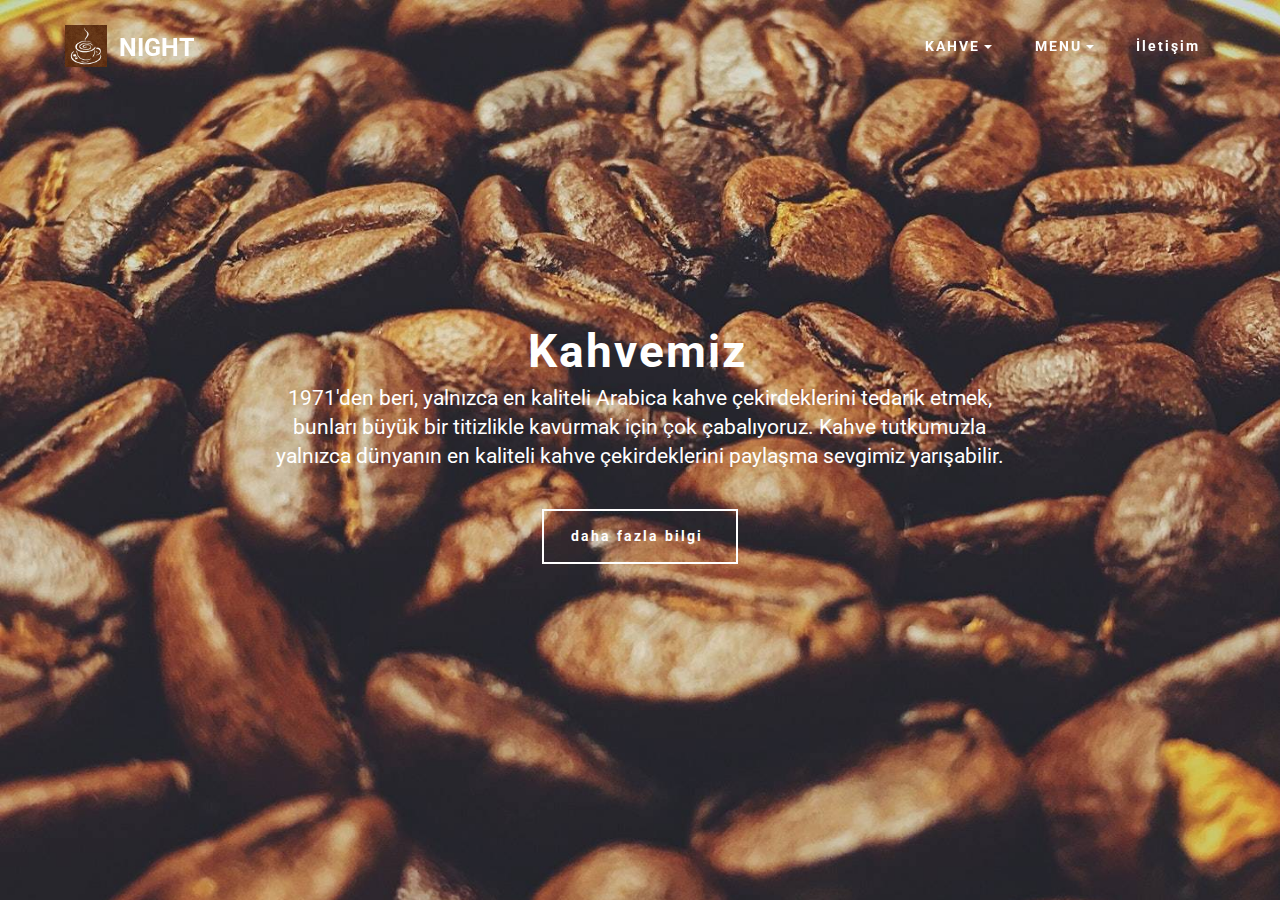
<file: index.html>
<!DOCTYPE html>
<html>
<head>
  <!-- Site made with Mobirise Website Builder v4.4.1, https://mobirise.com -->
  <meta charset="UTF-8">
  <meta http-equiv="X-UA-Compatible" content="IE=edge">
  <meta name="generator" content="Mobirise v4.4.1, mobirise.com">
  <meta name="viewport" content="width=device-width, initial-scale=1">
  <link rel="shortcut icon" href="assets/images/kahve-128x128.png" type="image/x-icon">
  <meta name="description" content="">
  <title>kahvee</title>
  <link rel="stylesheet" href="https://fonts.googleapis.com/css?family=Roboto:700,400&subset=cyrillic,latin,greek,vietnamese">
  <link rel="stylesheet" href="assets/bootstrap/css/bootstrap.min.css">
  <link rel="stylesheet" href="assets/animate.css/animate.min.css">
  <link rel="stylesheet" href="assets/mobirise/css/style.css">
  <link rel="stylesheet" href="assets/dropdown-menu/style.css">
  <link rel="stylesheet" href="assets/mobirise/css/mbr-additional.css" type="text/css">
  
  
  
</head>
<body>
<section id="dropdown-menu-7" data-rv-view="0">

    <nav class="navbar navbar-dropdown transparent navbar-fixed-top bg-color">

        <div class="container">

            <div class="navbar-brand">
                <a href="index.html" class="navbar-logo"><img src="assets/images/kahve-128x128.png" alt="Mobirise"></a>
                <a class="text-white" href="index.html">NIGHT</a>
            </div>

            <button class="navbar-toggler pull-xs-right hidden-md-up" type="button" data-toggle="collapse" data-target="#exCollapsingNavbar">
                <div class="hamburger-icon"></div>
            </button>

            <ul class="nav-dropdown collapse pull-xs-right navbar-toggleable-sm nav navbar-nav" id="exCollapsingNavbar"><li class="nav-item dropdown"><a class="nav-link link dropdown-toggle" data-toggle="dropdown-submenu" href="https://mobirise.com/" aria-expanded="false">KAHVE</a><div class="dropdown-menu"><a class="dropdown-item" href="page4.html">Tüm Çekirdek Kahveleri Görüntüle</a></div></li><li class="nav-item dropdown"><a class="nav-link link dropdown-toggle" data-toggle="dropdown-submenu" href="https://mobirise.com/" aria-expanded="false">MENU</a><div class="dropdown-menu"><a class="dropdown-item" href="page2.html">İçecekler</a><a class="dropdown-item" href="page6.html">Yiyecekler</a></div></li><li class="nav-item"><a class="nav-link link" href="page7.html" aria-expanded="false">İletişim</a></li></ul>

        </div>

    </nav>

</section>

<section class="engine"><a href="https://mobirise.co/k">bootstrap template</a></section><section class="mbr-box mbr-section mbr-section--relative mbr-section--fixed-size mbr-section--full-height mbr-section--bg-adapted mbr-after-navbar" id="header4-9" data-rv-view="2" style="background-image: url(assets/images/mbr-1442x1080.jpg);">
    <div class="mbr-box__magnet mbr-box__magnet--sm-padding mbr-box__magnet--center-center">
        
        <div class="mbr-box__container mbr-section__container container">
            <div class="mbr-box mbr-box--stretched"><div class="mbr-box__magnet mbr-box__magnet--center-center">
                <div class="row"><div class=" col-sm-8 col-sm-offset-2">
                    <div class="mbr-hero animated fadeInUp">
                        <h1 class="mbr-hero__text">Kahvemiz</h1>
                        <p class="mbr-hero__subtext">1971'den beri, yalnızca en kaliteli Arabica kahve çekirdeklerini tedarik etmek, bunları büyük bir titizlikle kavurmak için çok çabalıyoruz. Kahve tutkumuzla yalnızca dünyanın en kaliteli kahve çekirdeklerini paylaşma sevgimiz yarışabilir.</p>
                    </div>
                    <div class="mbr-buttons btn-inverse mbr-buttons--center"><a class="mbr-buttons__btn btn btn-lg animated fadeInUp delay btn-default" href="page1.html">daha fazla bilgi&nbsp;</a> </div>
                </div></div>
            </div></div>
        </div>
        
    </div>
</section>


  <script src="assets/web/assets/jquery/jquery.min.js"></script>
  <script src="assets/bootstrap/js/bootstrap.min.js"></script>
  <script src="assets/smooth-scroll/smooth-scroll.js"></script>
  <script src="assets/mobirise/js/script.js"></script>
  <script src="assets/dropdown-menu/script.js"></script>
  
  
</body>
</html>
</file>
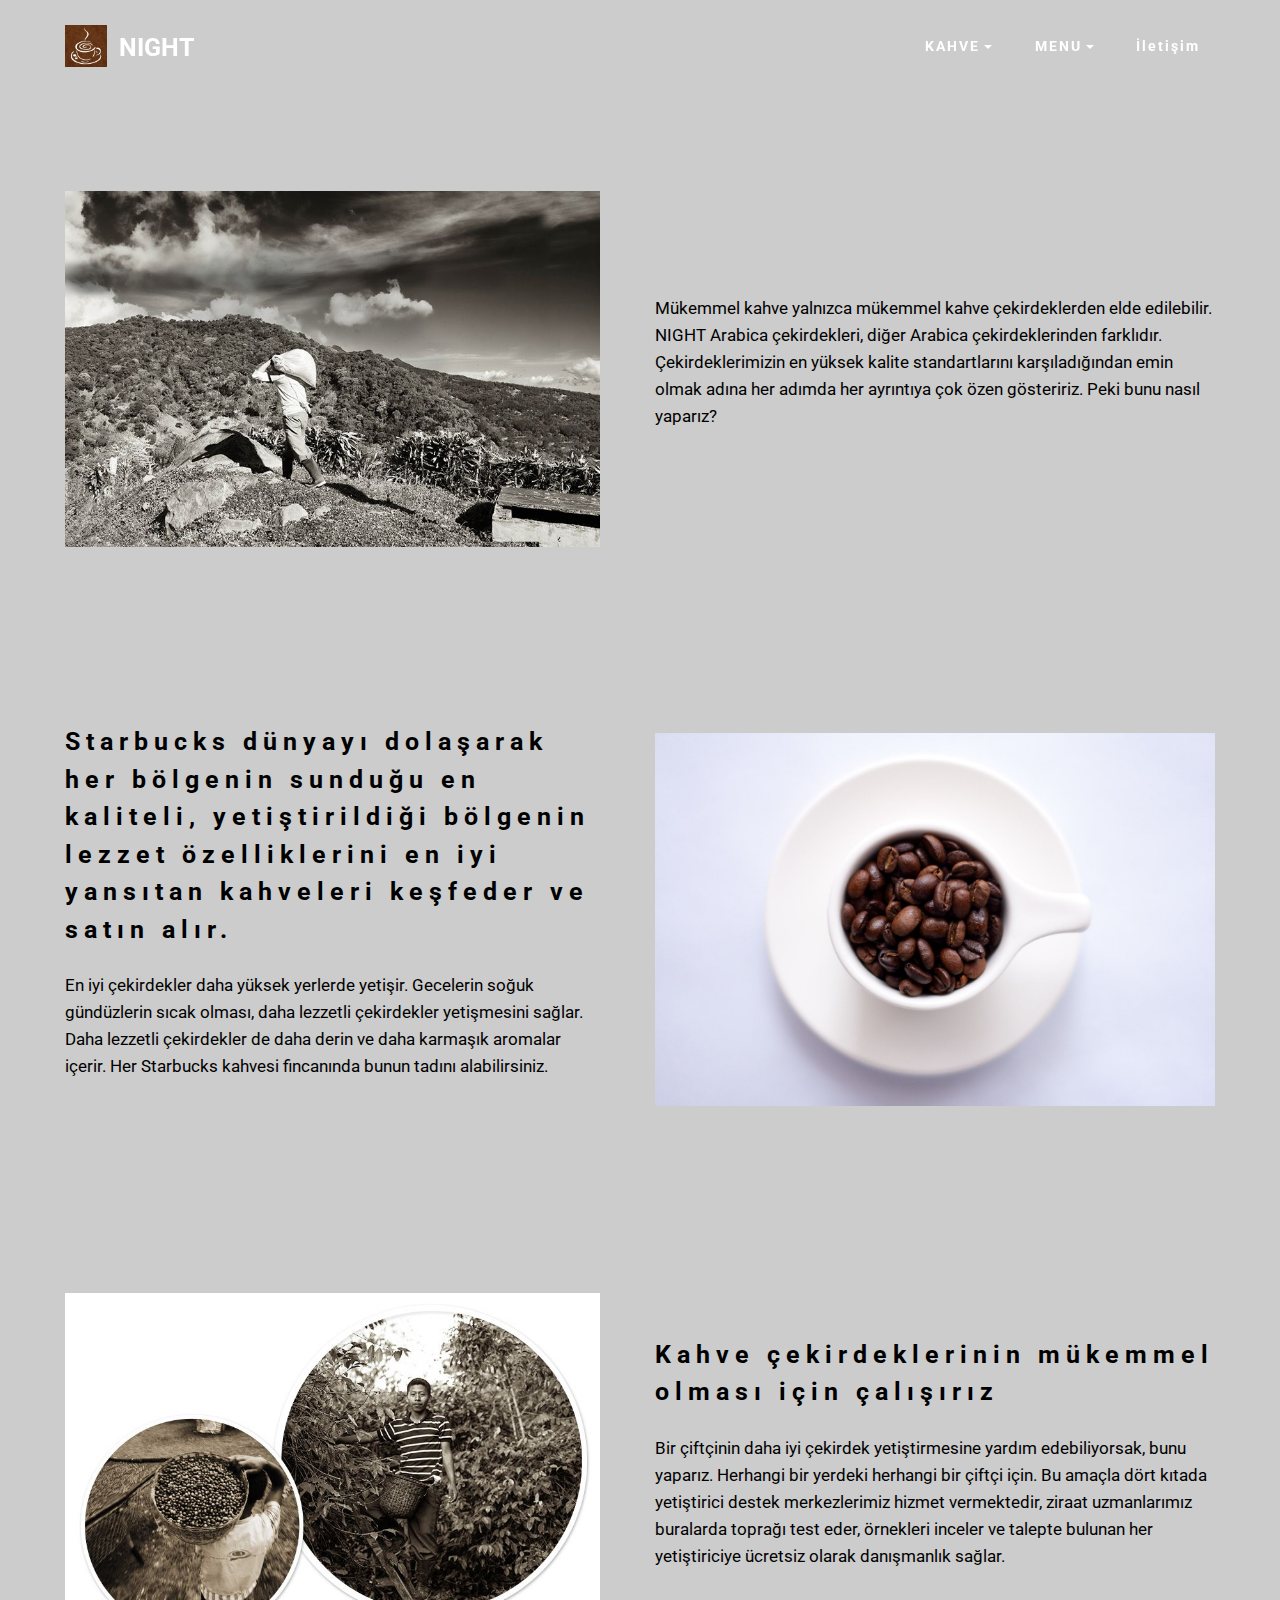
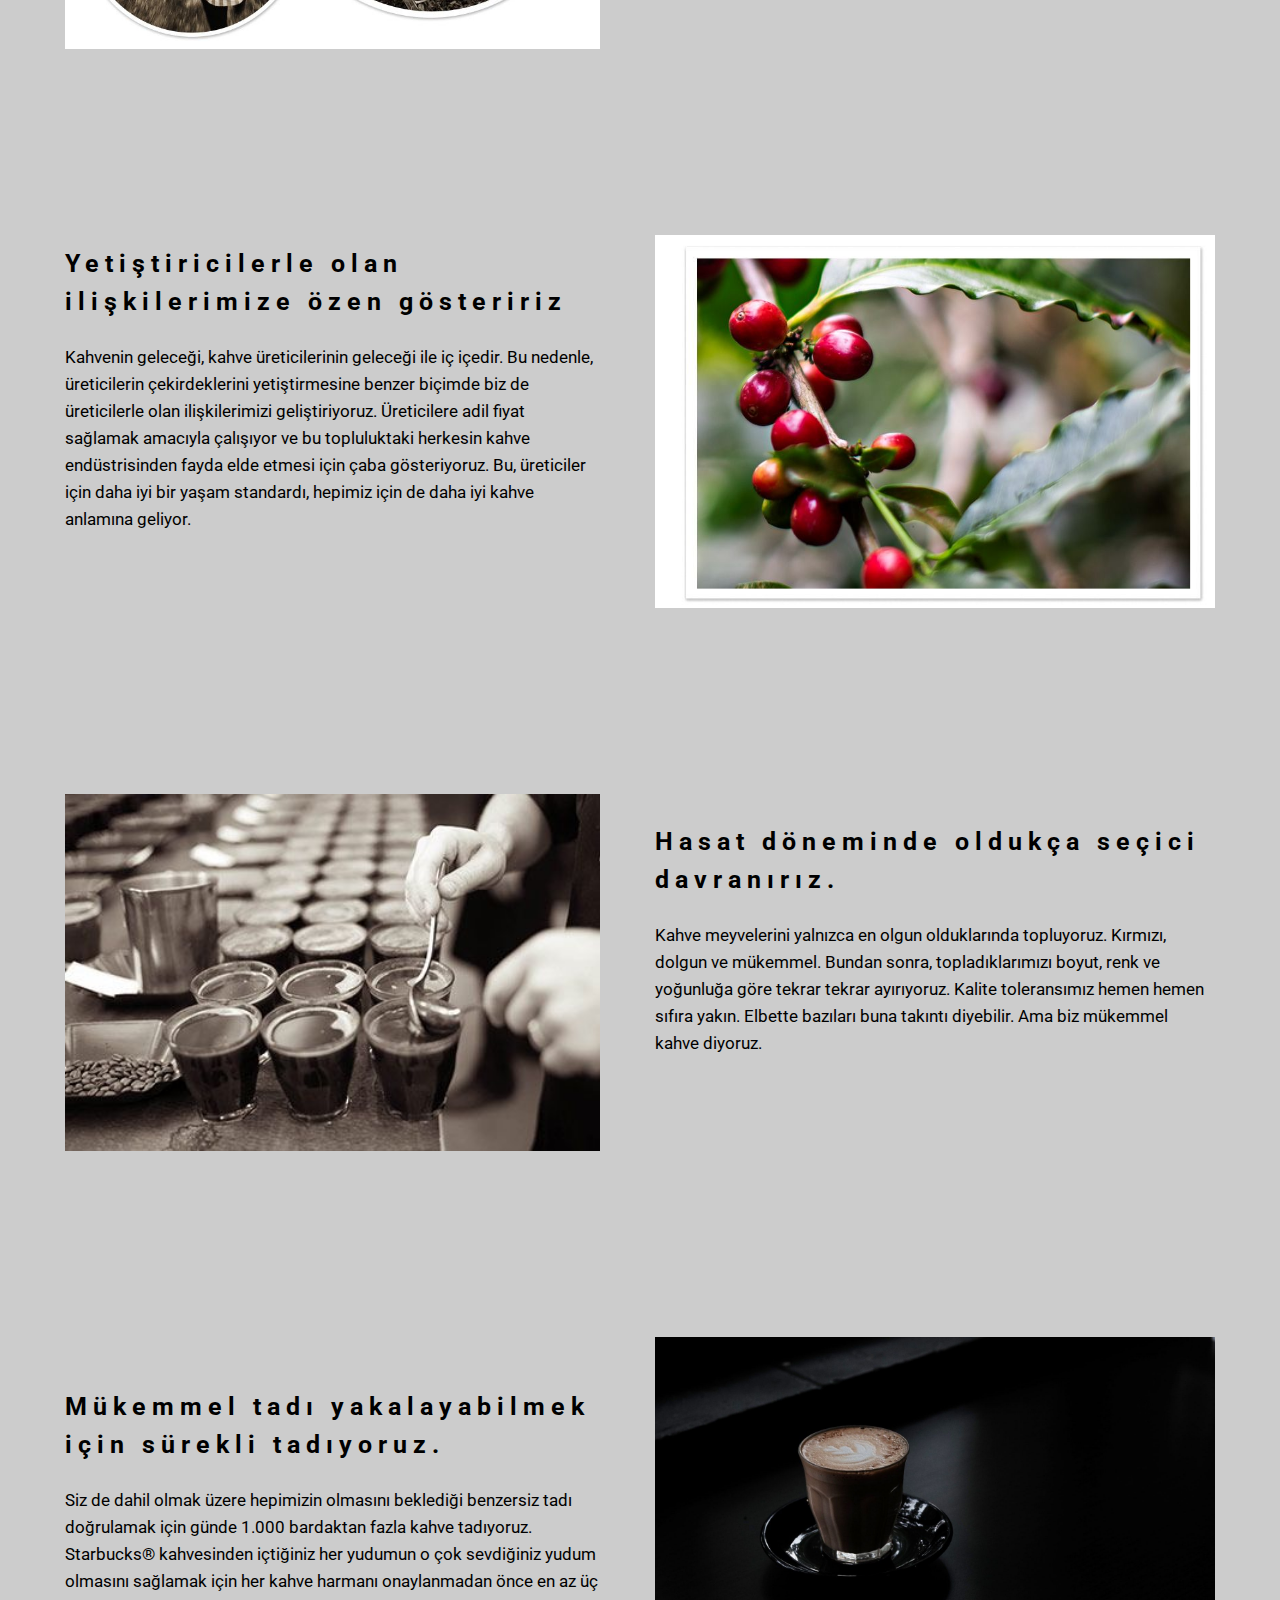
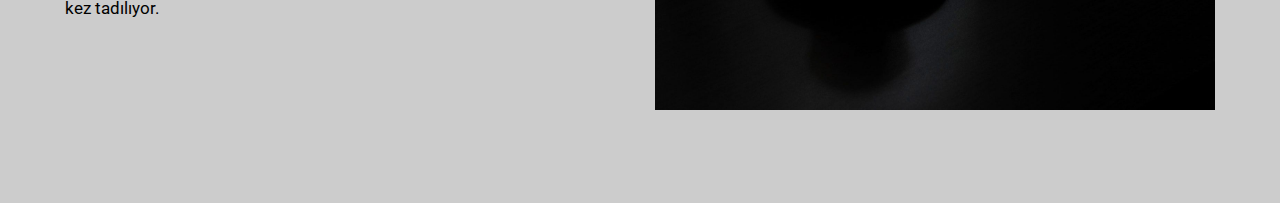
<file: page1.html>
<!DOCTYPE html>
<html>
<head>
  <!-- Site made with Mobirise Website Builder v4.4.1, https://mobirise.com -->
  <meta charset="UTF-8">
  <meta http-equiv="X-UA-Compatible" content="IE=edge">
  <meta name="generator" content="Mobirise v4.4.1, mobirise.com">
  <meta name="viewport" content="width=device-width, initial-scale=1">
  <link rel="shortcut icon" href="assets/images/kahve-128x128.png" type="image/x-icon">
  <meta name="description" content="">
  <title>kahve ve daha fazlası</title>
  <link rel="stylesheet" href="https://fonts.googleapis.com/css?family=Roboto:700,400&subset=cyrillic,latin,greek,vietnamese">
  <link rel="stylesheet" href="assets/bootstrap/css/bootstrap.min.css">
  <link rel="stylesheet" href="assets/mobirise/css/style.css">
  <link rel="stylesheet" href="assets/dropdown-menu/style.css">
  <link rel="stylesheet" href="assets/mobirise/css/mbr-additional.css" type="text/css">
  
  
  
</head>
<body>
<section id="dropdown-menu-7" data-rv-view="74">

    <nav class="navbar navbar-dropdown transparent navbar-fixed-top bg-color">

        <div class="container">

            <div class="navbar-brand">
                <a href="index.html" class="navbar-logo"><img src="assets/images/kahve-128x128.png" alt="Mobirise"></a>
                <a class="text-white" href="index.html">NIGHT</a>
            </div>

            <button class="navbar-toggler pull-xs-right hidden-md-up" type="button" data-toggle="collapse" data-target="#exCollapsingNavbar">
                <div class="hamburger-icon"></div>
            </button>

            <ul class="nav-dropdown collapse pull-xs-right navbar-toggleable-sm nav navbar-nav" id="exCollapsingNavbar"><li class="nav-item dropdown"><a class="nav-link link dropdown-toggle" data-toggle="dropdown-submenu" href="https://mobirise.com/" aria-expanded="false">KAHVE</a><div class="dropdown-menu"><a class="dropdown-item" href="page4.html">Tüm Çekirdek Kahveleri Görüntüle</a></div></li><li class="nav-item dropdown"><a class="nav-link link dropdown-toggle" data-toggle="dropdown-submenu" href="https://mobirise.com/" aria-expanded="false">MENU</a><div class="dropdown-menu"><a class="dropdown-item" href="page2.html">İçecekler</a><a class="dropdown-item" href="page6.html">Yiyecekler</a></div></li><li class="nav-item"><a class="nav-link link" href="page7.html" aria-expanded="false">İletişim</a></li></ul>

        </div>

    </nav>

</section>

<section class="engine"><a href="https://mobirise.co">Mobirise</a></section><section class="mbr-section mbr-section--relative mbr-after-navbar" id="msg-box4-b" data-rv-view="76" style="background-color: rgb(204, 204, 204);">
    
    <div class="mbr-section__container mbr-section__container--isolated container" style="padding-top: 93px; padding-bottom: 93px;">
        <div class="row">
            <div class="mbr-box mbr-box--fixed mbr-box--adapted">
                <div class="mbr-box__magnet mbr-box__magnet--top-right mbr-section__left col-sm-6 image-size" style="width: 50%;">
                    <figure class="mbr-figure mbr-figure--adapted mbr-figure--caption-inside-bottom mbr-figure--full-width"><img src="assets/images/new-quality-hero-tcm95-10896-w1024-n-837x557.jpg" class="mbr-figure__img"></figure>
                </div>
                <div class="mbr-box__magnet mbr-class-mbr-box__magnet--center-left col-sm-6 content-size mbr-section__right">
                    <div class="mbr-section__container mbr-section__container--middle">
                        <div class="mbr-header mbr-header--auto-align mbr-header--wysiwyg">
                            <h3 class="mbr-header__text"></h3>
                            
                        </div>
                    </div>
                    <div class="mbr-section__container mbr-section__container--middle">
                        <div class="mbr-article mbr-article--auto-align mbr-article--wysiwyg">Mükemmel kahve yalnızca mükemmel kahve çekirdeklerden elde edilebilir.
<div>
</div><div>NIGHT Arabica çekirdekleri, diğer Arabica çekirdeklerinden farklıdır. Çekirdeklerimizin en yüksek kalite standartlarını karşıladığından emin olmak adına her adımda her ayrıntıya çok özen gösteririz. Peki bunu nasıl yaparız?</div></div>
                    </div>
                    
                </div>
                
            </div>
        </div>
    </div>
</section>

<section class="mbr-section mbr-section--relative" id="msg-box4-c" data-rv-view="79" style="background-color: rgb(204, 204, 204);">
    
    <div class="mbr-section__container mbr-section__container--isolated container" style="padding-top: 93px; padding-bottom: 93px;">
        <div class="row">
            <div class="mbr-box mbr-box--fixed mbr-box--adapted">
                
                <div class="mbr-box__magnet mbr-class-mbr-box__magnet--center-left col-sm-6 content-size mbr-section__left">
                    <div class="mbr-section__container mbr-section__container--middle">
                        <div class="mbr-header mbr-header--auto-align mbr-header--wysiwyg">
                            <h3 class="mbr-header__text">Starbucks dünyayı dolaşarak her bölgenin sunduğu en kaliteli, yetiştirildiği bölgenin lezzet özelliklerini en iyi yansıtan kahveleri keşfeder ve satın alır.</h3>
                            
                        </div>
                    </div>
                    <div class="mbr-section__container mbr-section__container--middle">
                        <div class="mbr-article mbr-article--auto-align mbr-article--wysiwyg">En iyi çekirdekler daha yüksek yerlerde yetişir. Gecelerin soğuk gündüzlerin sıcak olması, daha lezzetli çekirdekler yetişmesini sağlar. Daha lezzetli çekirdekler de daha derin ve daha karmaşık aromalar içerir. Her Starbucks kahvesi fincanında bunun tadını alabilirsiniz.</div>
                    </div>
                    
                </div>
                <div class="mbr-box__magnet mbr-box__magnet--top-left mbr-section__right col-sm-6 image-size" style="width: 50%;">
                    <figure class="mbr-figure mbr-figure--adapted mbr-figure--caption-inside-bottom mbr-figure--full-width"><img src="assets/images/mbr-1-1620x1080.jpg" class="mbr-figure__img"></figure>
                </div>
            </div>
        </div>
    </div>
</section>

<section class="mbr-section mbr-section--relative" id="msg-box4-d" data-rv-view="82" style="background-color: rgb(204, 204, 204);">
    
    <div class="mbr-section__container mbr-section__container--isolated container" style="padding-top: 93px; padding-bottom: 93px;">
        <div class="row">
            <div class="mbr-box mbr-box--fixed mbr-box--adapted">
                <div class="mbr-box__magnet mbr-box__magnet--top-right mbr-section__left col-sm-6 image-size" style="width: 50%;">
                    <figure class="mbr-figure mbr-figure--adapted mbr-figure--caption-inside-bottom mbr-figure--full-width"><img src="assets/images/qualityimages-invest-tcm95-10902-w1024-n-837x557.jpg" class="mbr-figure__img"></figure>
                </div>
                <div class="mbr-box__magnet mbr-class-mbr-box__magnet--center-left col-sm-6 content-size mbr-section__right">
                    <div class="mbr-section__container mbr-section__container--middle">
                        <div class="mbr-header mbr-header--auto-align mbr-header--wysiwyg">
                            <h3 class="mbr-header__text">Kahve çekirdeklerinin mükemmel olması için çalışırız</h3>
                            
                        </div>
                    </div>
                    <div class="mbr-section__container mbr-section__container--middle">
                        <div class="mbr-article mbr-article--auto-align mbr-article--wysiwyg">Bir çiftçinin daha iyi çekirdek yetiştirmesine yardım edebiliyorsak, bunu yaparız. Herhangi bir yerdeki herhangi bir çiftçi için. Bu amaçla dört kıtada yetiştirici destek merkezlerimiz hizmet vermektedir, ziraat uzmanlarımız buralarda toprağı test eder, örnekleri inceler ve talepte bulunan her yetiştiriciye ücretsiz olarak danışmanlık sağlar.</div>
                    </div>
                    
                </div>
                
            </div>
        </div>
    </div>
</section>

<section class="mbr-section mbr-section--relative" id="msg-box4-e" data-rv-view="85" style="background-color: rgb(204, 204, 204);">
    
    <div class="mbr-section__container mbr-section__container--isolated container" style="padding-top: 93px; padding-bottom: 93px;">
        <div class="row">
            <div class="mbr-box mbr-box--fixed mbr-box--adapted">
                
                <div class="mbr-box__magnet mbr-class-mbr-box__magnet--center-left col-sm-6 content-size mbr-section__left">
                    <div class="mbr-section__container mbr-section__container--middle">
                        <div class="mbr-header mbr-header--auto-align mbr-header--wysiwyg">
                            <h3 class="mbr-header__text">Yetiştiricilerle olan ilişkilerimize özen gösteririz</h3>
                            
                        </div>
                    </div>
                    <div class="mbr-section__container mbr-section__container--middle">
                        <div class="mbr-article mbr-article--auto-align mbr-article--wysiwyg">Kahvenin geleceği, kahve üreticilerinin geleceği ile iç içedir. Bu nedenle, üreticilerin çekirdeklerini yetiştirmesine benzer biçimde biz de üreticilerle olan ilişkilerimizi geliştiriyoruz. Üreticilere adil fiyat sağlamak amacıyla çalışıyor ve bu topluluktaki herkesin kahve endüstrisinden fayda elde etmesi için çaba gösteriyoruz. Bu, üreticiler için daha iyi bir yaşam standardı, hepimiz için de daha iyi kahve anlamına geliyor.
<div><br></div></div>
                    </div>
                    
                </div>
                <div class="mbr-box__magnet mbr-box__magnet--top-left mbr-section__right col-sm-6 image-size" style="width: 50%;">
                    <figure class="mbr-figure mbr-figure--adapted mbr-figure--caption-inside-bottom mbr-figure--full-width"><img src="assets/images/qualityimages-picky02-1-tcm95-10903-w1024-n-837x557.jpg" class="mbr-figure__img"></figure>
                </div>
            </div>
        </div>
    </div>
</section>

<section class="mbr-section mbr-section--relative" id="msg-box4-f" data-rv-view="88" style="background-color: rgb(204, 204, 204);">
    
    <div class="mbr-section__container mbr-section__container--isolated container" style="padding-top: 93px; padding-bottom: 93px;">
        <div class="row">
            <div class="mbr-box mbr-box--fixed mbr-box--adapted">
                <div class="mbr-box__magnet mbr-box__magnet--top-right mbr-section__left col-sm-6 image-size" style="width: 50%;">
                    <figure class="mbr-figure mbr-figure--adapted mbr-figure--caption-inside-bottom mbr-figure--full-width"><img src="assets/images/coffee-quality-tcm95-10904-w1024-n-446x298.jpg" class="mbr-figure__img"></figure>
                </div>
                <div class="mbr-box__magnet mbr-class-mbr-box__magnet--center-left col-sm-6 content-size mbr-section__right">
                    <div class="mbr-section__container mbr-section__container--middle">
                        <div class="mbr-header mbr-header--auto-align mbr-header--wysiwyg">
                            <h3 class="mbr-header__text">Hasat döneminde oldukça seçici davranırız.</h3>
                            
                        </div>
                    </div>
                    <div class="mbr-section__container mbr-section__container--middle">
                        <div class="mbr-article mbr-article--auto-align mbr-article--wysiwyg">Kahve meyvelerini yalnızca en olgun olduklarında topluyoruz. Kırmızı, dolgun ve mükemmel. Bundan sonra, topladıklarımızı boyut, renk ve yoğunluğa göre tekrar tekrar ayırıyoruz. Kalite toleransımız hemen hemen sıfıra yakın. Elbette bazıları buna takıntı diyebilir. Ama biz mükemmel kahve diyoruz.
<div><br></div></div>
                    </div>
                    
                </div>
                
            </div>
        </div>
    </div>
</section>

<section class="mbr-section mbr-section--relative" id="msg-box4-g" data-rv-view="91" style="background-color: rgb(204, 204, 204);">
    
    <div class="mbr-section__container mbr-section__container--isolated container" style="padding-top: 93px; padding-bottom: 93px;">
        <div class="row">
            <div class="mbr-box mbr-box--fixed mbr-box--adapted">
                
                <div class="mbr-box__magnet mbr-class-mbr-box__magnet--center-left col-sm-6 content-size mbr-section__left">
                    <div class="mbr-section__container mbr-section__container--middle">
                        <div class="mbr-header mbr-header--auto-align mbr-header--wysiwyg">
                            <h3 class="mbr-header__text">Mükemmel tadı yakalayabilmek için sürekli tadıyoruz.</h3>
                            
                        </div>
                    </div>
                    <div class="mbr-section__container mbr-section__container--middle">
                        <div class="mbr-article mbr-article--auto-align mbr-article--wysiwyg">Siz de dahil olmak üzere hepimizin olmasını beklediği benzersiz tadı doğrulamak için günde 1.000 bardaktan fazla kahve tadıyoruz. Starbucks® kahvesinden içtiğiniz her yudumun o çok sevdiğiniz yudum olmasını sağlamak için her kahve harmanı onaylanmadan önce en az üç kez tadılıyor.</div>
                    </div>
                    
                </div>
                <div class="mbr-box__magnet mbr-box__magnet--top-left mbr-section__right col-sm-6 image-size" style="width: 50%;">
                    <figure class="mbr-figure mbr-figure--adapted mbr-figure--caption-inside-bottom mbr-figure--full-width"><img src="assets/images/mbr-2-1620x1080.jpg" class="mbr-figure__img"></figure>
                </div>
            </div>
        </div>
    </div>
</section>


  <script src="assets/web/assets/jquery/jquery.min.js"></script>
  <script src="assets/bootstrap/js/bootstrap.min.js"></script>
  <script src="assets/smooth-scroll/smooth-scroll.js"></script>
  <script src="assets/mobirise/js/script.js"></script>
  <script src="assets/dropdown-menu/script.js"></script>
  
  
</body>
</html>
</file>
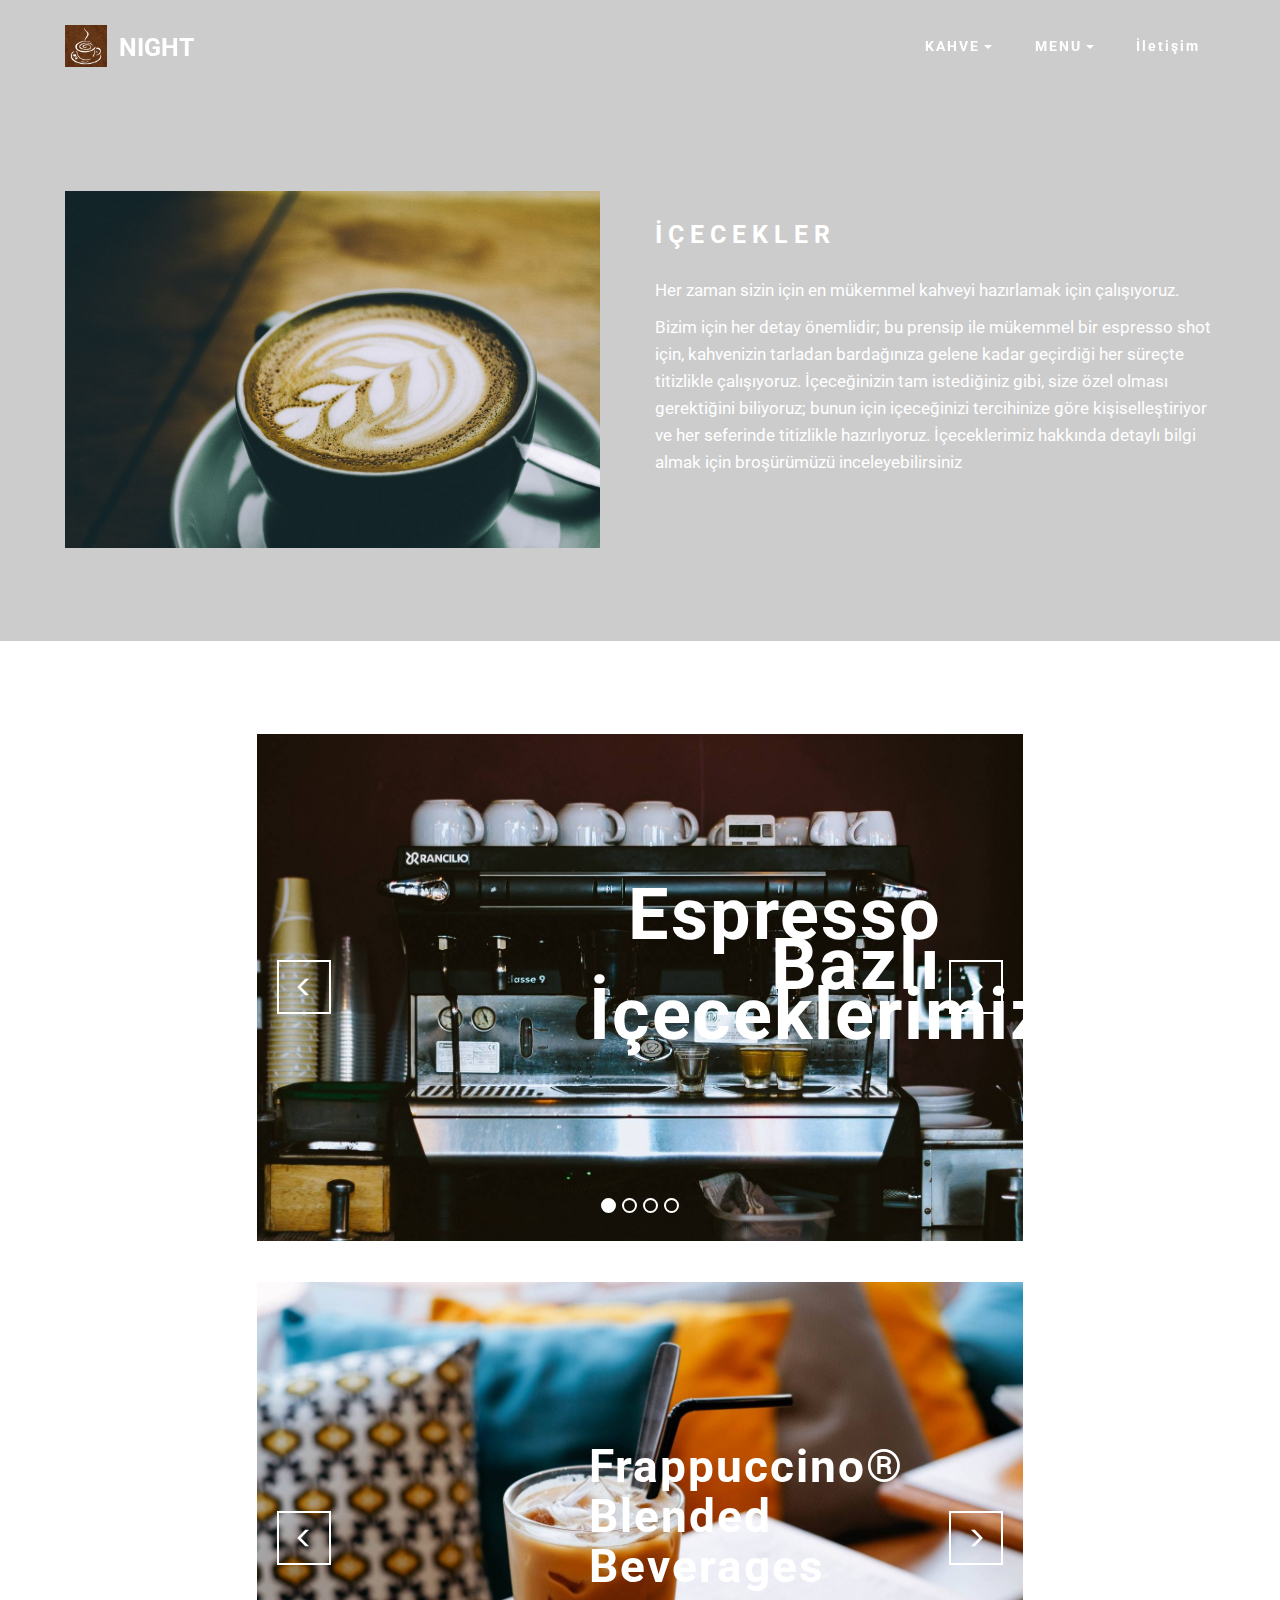
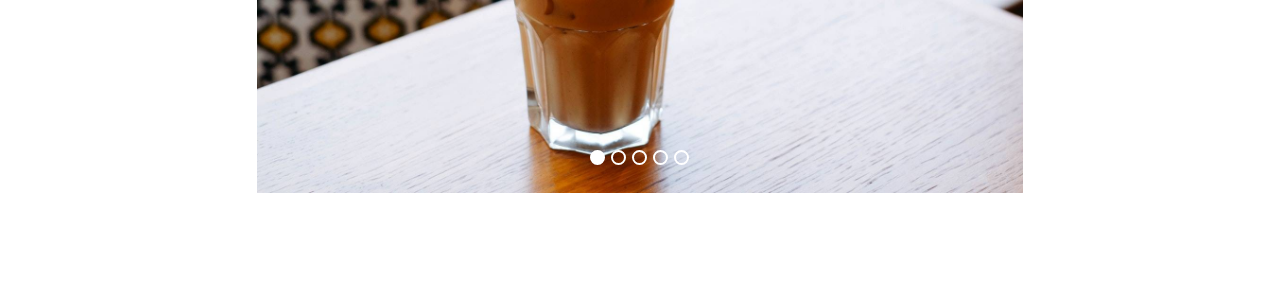
<file: page2.html>
<!DOCTYPE html>
<html>
<head>
  <!-- Site made with Mobirise Website Builder v4.4.1, https://mobirise.com -->
  <meta charset="UTF-8">
  <meta http-equiv="X-UA-Compatible" content="IE=edge">
  <meta name="generator" content="Mobirise v4.4.1, mobirise.com">
  <meta name="viewport" content="width=device-width, initial-scale=1">
  <link rel="shortcut icon" href="assets/images/kahve-128x128.png" type="image/x-icon">
  <meta name="description" content="">
  <title>iceçekler</title>
  <link rel="stylesheet" href="https://fonts.googleapis.com/css?family=Roboto:700,400&subset=cyrillic,latin,greek,vietnamese">
  <link rel="stylesheet" href="assets/bootstrap/css/bootstrap.min.css">
  <link rel="stylesheet" href="assets/mobirise/css/style.css">
  <link rel="stylesheet" href="assets/dropdown-menu/style.css">
  <link rel="stylesheet" href="assets/mobirise-slider/style.css">
  <link rel="stylesheet" href="assets/mobirise/css/mbr-additional.css" type="text/css">
  
  
  
</head>
<body>
<section id="dropdown-menu-7" data-rv-view="5">

    <nav class="navbar navbar-dropdown transparent navbar-fixed-top bg-color">

        <div class="container">

            <div class="navbar-brand">
                <a href="index.html" class="navbar-logo"><img src="assets/images/kahve-128x128.png" alt="Mobirise"></a>
                <a class="text-white" href="index.html">NIGHT</a>
            </div>

            <button class="navbar-toggler pull-xs-right hidden-md-up" type="button" data-toggle="collapse" data-target="#exCollapsingNavbar">
                <div class="hamburger-icon"></div>
            </button>

            <ul class="nav-dropdown collapse pull-xs-right navbar-toggleable-sm nav navbar-nav" id="exCollapsingNavbar"><li class="nav-item dropdown"><a class="nav-link link dropdown-toggle" data-toggle="dropdown-submenu" href="https://mobirise.com/" aria-expanded="false">KAHVE</a><div class="dropdown-menu"><a class="dropdown-item" href="page4.html">Tüm Çekirdek Kahveleri Görüntüle</a></div></li><li class="nav-item dropdown"><a class="nav-link link dropdown-toggle" data-toggle="dropdown-submenu" href="https://mobirise.com/" aria-expanded="false">MENU</a><div class="dropdown-menu"><a class="dropdown-item" href="page2.html">İçecekler</a><a class="dropdown-item" href="page6.html">Yiyecekler</a></div></li><li class="nav-item"><a class="nav-link link" href="page7.html" aria-expanded="false">İletişim</a></li></ul>

        </div>

    </nav>

</section>

<section class="engine"><a href="https://mobirise.co/i">how to build your own website</a></section><section class="mbr-section mbr-section--relative mbr-after-navbar" id="msg-box4-h" data-rv-view="7" style="background-color: rgb(204, 204, 204);">
    
    <div class="mbr-section__container mbr-section__container--isolated container" style="padding-top: 93px; padding-bottom: 93px;">
        <div class="row">
            <div class="mbr-box mbr-box--fixed mbr-box--adapted">
                <div class="mbr-box__magnet mbr-box__magnet--top-right mbr-section__left col-sm-6 image-size" style="width: 50%;">
                    <figure class="mbr-figure mbr-figure--adapted mbr-figure--caption-inside-bottom mbr-figure--full-width"><img src="assets/images/mbr-3-1620x1080.jpg" class="mbr-figure__img"></figure>
                </div>
                <div class="mbr-box__magnet mbr-class-mbr-box__magnet--center-left col-sm-6 content-size mbr-section__right">
                    <div class="mbr-section__container mbr-section__container--middle">
                        <div class="mbr-header mbr-header--auto-align mbr-header--wysiwyg">
                            <h3 class="mbr-header__text">İÇECEKLER</h3>
                            
                        </div>
                    </div>
                    <div class="mbr-section__container mbr-section__container--middle">
                        <div class="mbr-article mbr-article--auto-align mbr-article--wysiwyg"><p>Her zaman sizin için en mükemmel kahveyi hazırlamak için çalışıyoruz.</p><p>Bizim için her detay önemlidir; bu prensip ile mükemmel bir espresso shot için, kahvenizin tarladan bardağınıza gelene kadar geçirdiği her süreçte titizlikle çalışıyoruz. İçeceğinizin tam istediğiniz gibi, size özel olması gerektiğini biliyoruz; bunun için içeceğinizi tercihinize göre kişiselleştiriyor ve her seferinde titizlikle hazırlıyoruz. İçeceklerimiz hakkında detaylı bilgi almak için broşürümüzü inceleyebilirsiniz</p></div>
                    </div>
                    
                </div>
                
            </div>
        </div>
    </div>
</section>

<section class="mbr-slider mbr-section mbr-section--no-padding carousel slide" data-ride="carousel" data-wrap="true" data-interval="5000" id="slider2-j" data-rv-view="10">
    <div class="mbr-section__container article-slider container mbr-section__container--first">
        <div class=" col-sm-offset-2 col-sm-8">
            <ol class="carousel-indicators">
                <li data-app-prevent-settings="" data-target="#slider2-j" data-slide-to="0" class="active"></li><li data-app-prevent-settings="" data-target="#slider2-j" data-slide-to="1"></li><li data-app-prevent-settings="" data-target="#slider2-j" data-slide-to="2"></li><li data-app-prevent-settings="" data-target="#slider2-j" class="" data-slide-to="3"></li>
            </ol>
            <div class="carousel-inner" role="listbox">
                <div class="mbr-box mbr-section mbr-section--relative mbr-section--fixed-size mbr-section--bg-adapted item dark center active">
                    <div class="mbr-box__magnet mbr-box__magnet--center-right">
                                            
                        <div>
                            <img src="assets/images/mbr-1631x1080.jpg">
                            <div class="row">
                                <div class=" col-md-6 col-md-offset-5">  

                                <div class="mbr-hero">
                                    <h1 class="mbr-hero__text">Espresso Bazlı İçeceklerimiz</h1>

                                    
                                </div>
                                
                                </div>
                            </div>
                        </div>
                    </div>
                </div><div class="mbr-box mbr-section mbr-section--relative mbr-section--fixed-size mbr-section--bg-adapted item dark center">
                    <div class="mbr-box__magnet mbr-box__magnet--center-left">
                                            
                        <div>
                            <img src="assets/images/mbr-1613x1080.jpg">
                            <div class="row">
                                <div class=" col-md-offset-1 col-md-6">  

                                <div class="mbr-hero">
                                    <h1 class="mbr-hero__text">Espress Con Panna</h1>

                                    <p class="mbr-hero__subtext"></p>
                                </div>
                                
                                </div>
                            </div>
                        </div>
                    </div>
                </div><div class="mbr-box mbr-section mbr-section--relative mbr-section--fixed-size mbr-section--bg-adapted item dark center">
                    <div class="mbr-box__magnet mbr-box__magnet--center-center">
                                            
                        <div>
                            <img src="assets/images/mbr-1920x948.jpg">
                            <div class="row">
                                <div class=" col-md-8 col-md-offset-2">  

                                <div class="mbr-hero">
                                    <h1 class="mbr-hero__text">Flat White</h1>

                                    <p class="mbr-hero__subtext"></p>
                                </div>
                                
                                </div>
                            </div>
                        </div>
                    </div>
                </div><div class="mbr-box mbr-section mbr-section--relative mbr-section--fixed-size mbr-section--bg-adapted item dark center">
                    <div class="mbr-box__magnet mbr-box__magnet--center-center">
                                            
                        <div>
                            <img src="assets/images/mbr-6-1620x1080.jpg">
                            <div class="row">
                                <div class=" col-md-8 col-md-offset-2">  

                                <div class="mbr-hero">
                                    <h1 class="mbr-hero__text">Caffè Americano</h1>

                                    <p class="mbr-hero__subtext"></p>
                                </div>
                                
                                </div>
                            </div>
                        </div>
                    </div>
                </div>
            </div>
            
            <a data-app-prevent-settings="" class="left carousel-control" role="button" data-slide="prev" href="#slider2-j">
                <span class="glyphicon glyphicon-menu-left" aria-hidden="true"></span>
                <span class="sr-only">Previous</span>
            </a>
            <a data-app-prevent-settings="" class="right carousel-control" role="button" data-slide="next" href="#slider2-j">
                <span class="glyphicon glyphicon-menu-right" aria-hidden="true"></span>
                <span class="sr-only">Next</span>
            </a>
        </div>
    </div>
</section>

<section class="mbr-slider mbr-section mbr-section--no-padding carousel slide" data-ride="carousel" data-wrap="true" data-interval="5000" id="slider2-l" data-rv-view="25">
    <div class="mbr-section__container article-slider container mbr-section__container--last">
        <div class=" col-sm-offset-2 col-sm-8">
            <ol class="carousel-indicators">
                <li data-app-prevent-settings="" data-target="#slider2-l" data-slide-to="0" class="active"></li><li data-app-prevent-settings="" data-target="#slider2-l" data-slide-to="1"></li><li data-app-prevent-settings="" data-target="#slider2-l" data-slide-to="2"></li><li data-app-prevent-settings="" data-target="#slider2-l" class="" data-slide-to="3"></li><li data-app-prevent-settings="" data-target="#slider2-l" data-slide-to="4"></li>
            </ol>
            <div class="carousel-inner" role="listbox">
                <div class="mbr-box mbr-section mbr-section--relative mbr-section--fixed-size mbr-section--bg-adapted item dark center active">
                    <div class="mbr-box__magnet mbr-box__magnet--center-right">
                                            
                        <div>
                            <img src="assets/images/mbr-18-1620x1080.jpg">
                            <div class="row">
                                <div class=" col-md-6 col-md-offset-5">  

                                <div class="mbr-hero">
                                    <h1 class="mbr-hero__text">Frappuccino® Blended Beverages</h1>

                                    
                                </div>
                                
                                </div>
                            </div>
                        </div>
                    </div>
                </div><div class="mbr-box mbr-section mbr-section--relative mbr-section--fixed-size mbr-section--bg-adapted item dark center">
                    <div class="mbr-box__magnet mbr-box__magnet--center-right">
                                            
                        <div>
                            <img src="assets/images/mbr-1623x1080.jpg">
                            <div class="row">
                                <div class=" col-md-6 col-md-offset-5">  

                                <div class="mbr-hero">
                                    <h1 class="mbr-hero__text">Caramel Frappuccino® Blended Beverage</h1>

                                    
                                </div>
                                
                                </div>
                            </div>
                        </div>
                    </div>
                </div><div class="mbr-box mbr-section mbr-section--relative mbr-section--fixed-size mbr-section--bg-adapted item dark center">
                    <div class="mbr-box__magnet mbr-box__magnet--center-left">
                                            
                        <div>
                            <img src="assets/images/mbr-2-720x1080.jpg">
                            <div class="row">
                                <div class=" col-md-offset-1 col-md-6">  

                                <div class="mbr-hero">
                                    <h1 class="mbr-hero__text">White Chocolate Cream Frappuccino® Blended Beverage (Kahve İçermez)</h1>

                                    <p class="mbr-hero__subtext"></p>
                                </div>
                                
                                </div>
                            </div>
                        </div>
                    </div>
                </div><div class="mbr-box mbr-section mbr-section--relative mbr-section--fixed-size mbr-section--bg-adapted item dark center">
                    <div class="mbr-box__magnet mbr-box__magnet--center-center">
                                            
                        <div>
                            <img src="assets/images/mbr-17-1620x1080.jpg">
                            <div class="row">
                                <div class=" col-md-8 col-md-offset-2">  

                                <div class="mbr-hero">
                                    <h1 class="mbr-hero__text">Strawberries &amp; Cream Frappucino ® Blended Beverage (Kahve İçermez)</h1>

                                    
                                </div>
                                
                                </div>
                            </div>
                        </div>
                    </div>
                </div><div class="mbr-box mbr-section mbr-section--relative mbr-section--fixed-size mbr-section--bg-adapted item dark center">
                    <div class="mbr-box__magnet mbr-box__magnet--center-left">
                                            
                        <div>
                            <img src="assets/images/mbr-1-1080x1080.jpg">
                            <div class="row">
                                <div class=" col-md-offset-1 col-md-6">  

                                <div class="mbr-hero">
                                    <h1 class="mbr-hero__text">Java Chip Frappuccino® Blended Beverage (Kahve İçermez)</h1>

                                    <p class="mbr-hero__subtext"></p>
                                </div>
                                
                                </div>
                            </div>
                        </div>
                    </div>
                </div>
            </div>
            
            <a data-app-prevent-settings="" class="left carousel-control" role="button" data-slide="prev" href="#slider2-l">
                <span class="glyphicon glyphicon-menu-left" aria-hidden="true"></span>
                <span class="sr-only">Previous</span>
            </a>
            <a data-app-prevent-settings="" class="right carousel-control" role="button" data-slide="next" href="#slider2-l">
                <span class="glyphicon glyphicon-menu-right" aria-hidden="true"></span>
                <span class="sr-only">Next</span>
            </a>
        </div>
    </div>
</section>


  <script src="assets/web/assets/jquery/jquery.min.js"></script>
  <script src="assets/bootstrap/js/bootstrap.min.js"></script>
  <script src="assets/smooth-scroll/smooth-scroll.js"></script>
  <script src="assets/bootstrap-carousel-swipe/bootstrap-carousel-swipe.js"></script>
  <script src="assets/mobirise/js/script.js"></script>
  <script src="assets/dropdown-menu/script.js"></script>
  
  
</body>
</html>
</file>
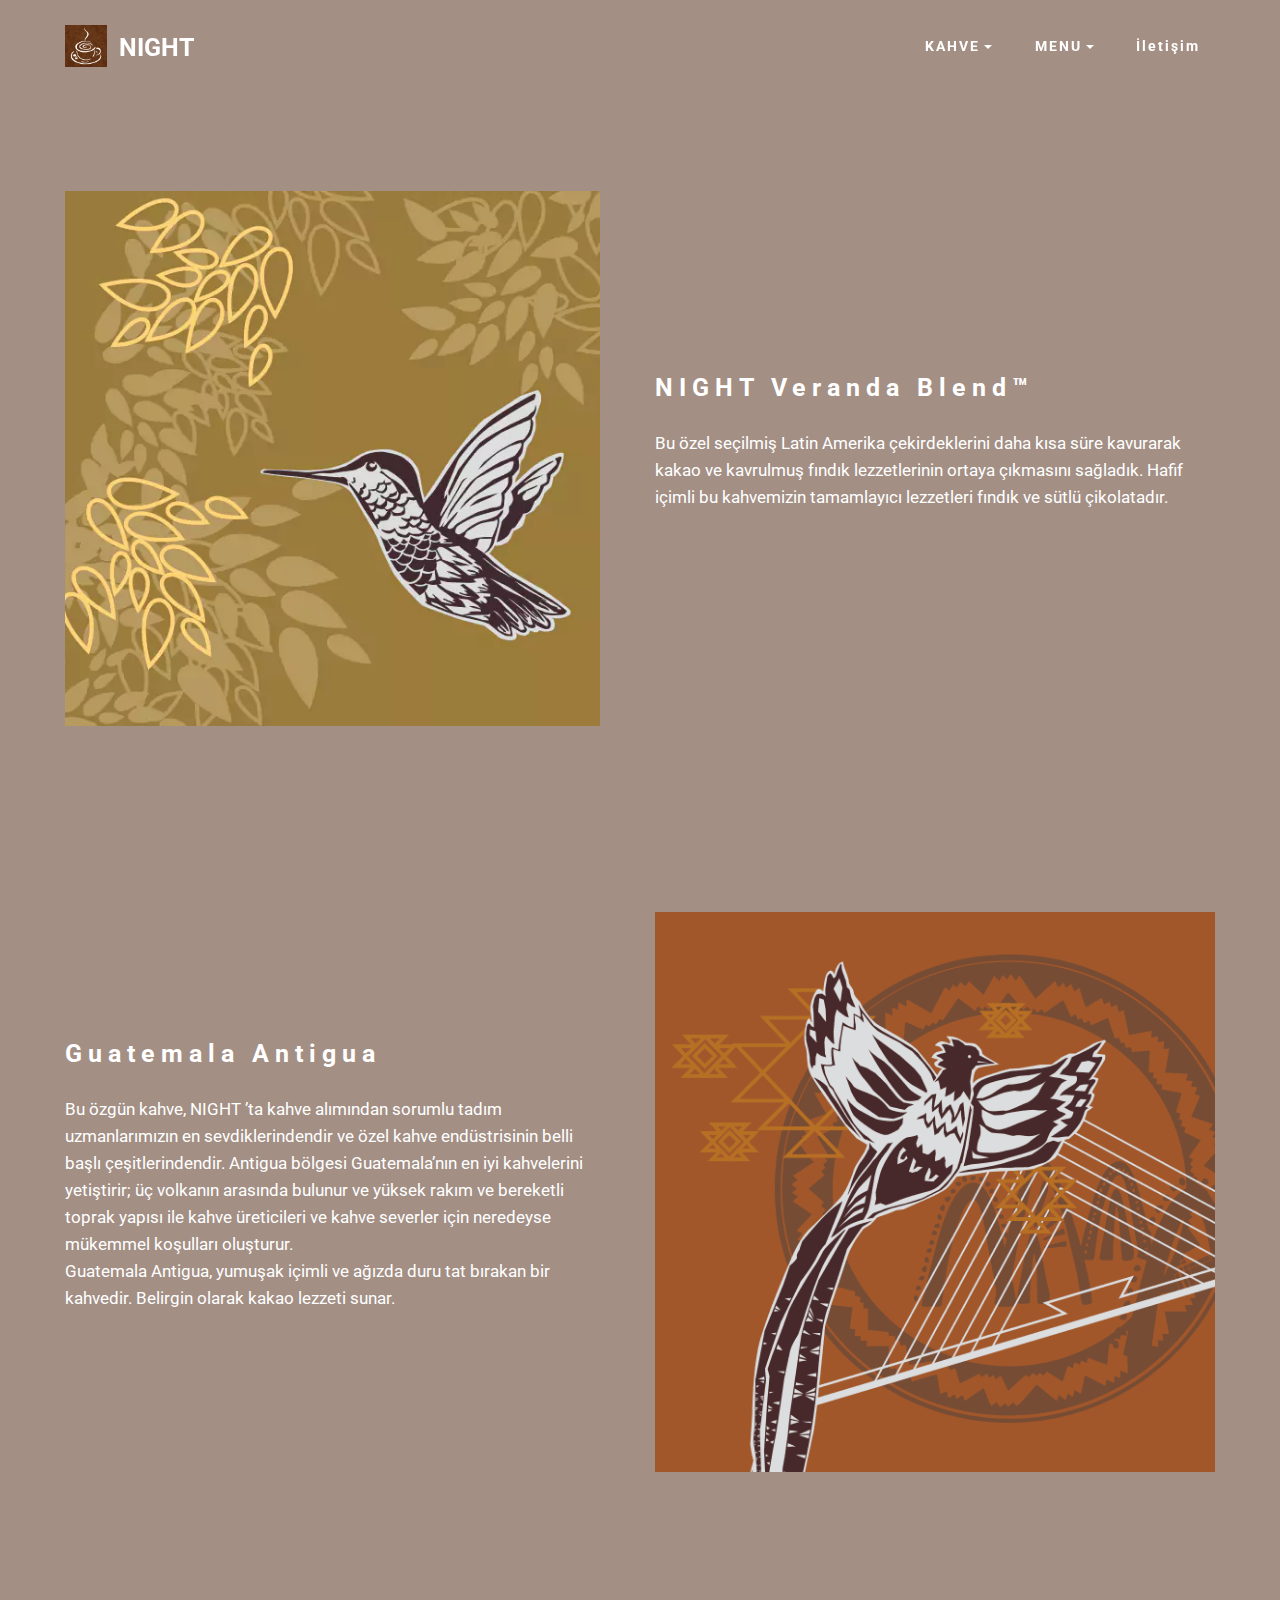
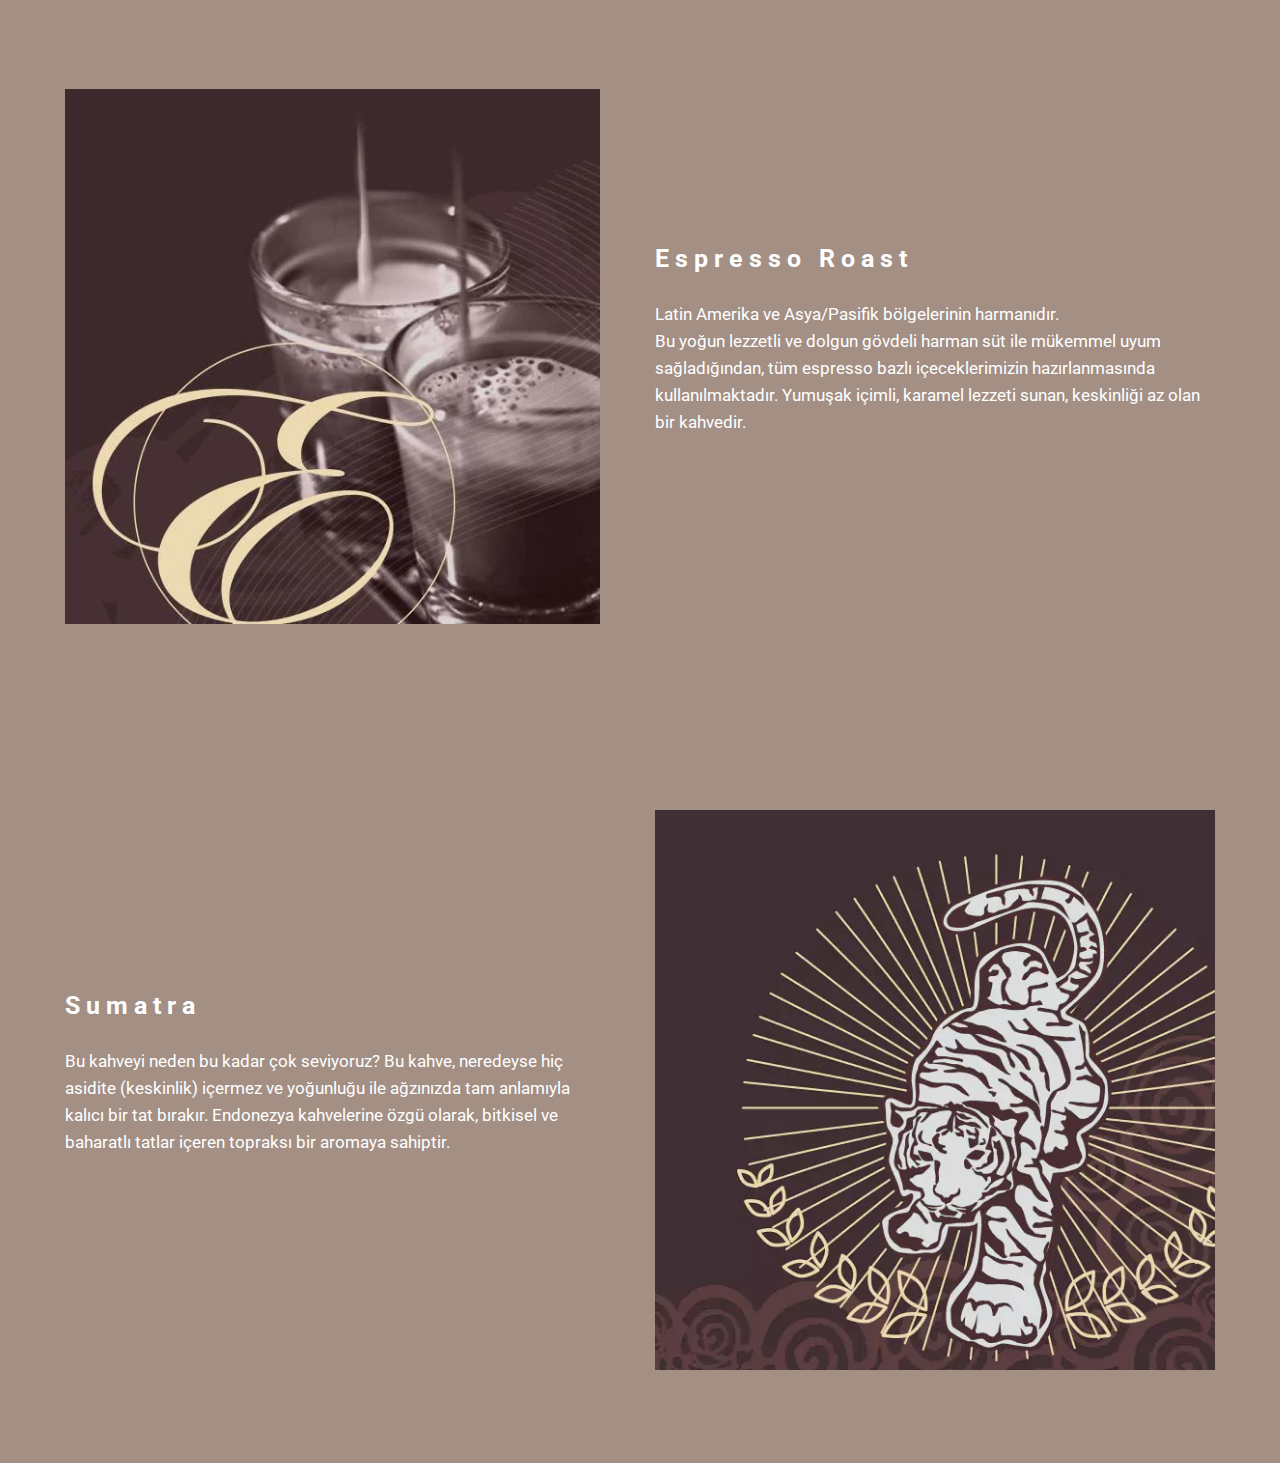
<file: page4.html>
<!DOCTYPE html>
<html>
<head>
  <!-- Site made with Mobirise Website Builder v4.4.1, https://mobirise.com -->
  <meta charset="UTF-8">
  <meta http-equiv="X-UA-Compatible" content="IE=edge">
  <meta name="generator" content="Mobirise v4.4.1, mobirise.com">
  <meta name="viewport" content="width=device-width, initial-scale=1">
  <link rel="shortcut icon" href="assets/images/kahve-128x128.png" type="image/x-icon">
  <meta name="description" content="">
  <title>tüm çekirdek kahveleri görüntüle</title>
  <link rel="stylesheet" href="https://fonts.googleapis.com/css?family=Roboto:700,400&subset=cyrillic,latin,greek,vietnamese">
  <link rel="stylesheet" href="assets/bootstrap/css/bootstrap.min.css">
  <link rel="stylesheet" href="assets/mobirise/css/style.css">
  <link rel="stylesheet" href="assets/dropdown-menu/style.css">
  <link rel="stylesheet" href="assets/mobirise/css/mbr-additional.css" type="text/css">
  
  
  
</head>
<body>
<section id="dropdown-menu-7" data-rv-view="37">

    <nav class="navbar navbar-dropdown transparent navbar-fixed-top bg-color">

        <div class="container">

            <div class="navbar-brand">
                <a href="index.html" class="navbar-logo"><img src="assets/images/kahve-128x128.png" alt="Mobirise"></a>
                <a class="text-white" href="index.html">NIGHT</a>
            </div>

            <button class="navbar-toggler pull-xs-right hidden-md-up" type="button" data-toggle="collapse" data-target="#exCollapsingNavbar">
                <div class="hamburger-icon"></div>
            </button>

            <ul class="nav-dropdown collapse pull-xs-right navbar-toggleable-sm nav navbar-nav" id="exCollapsingNavbar"><li class="nav-item dropdown"><a class="nav-link link dropdown-toggle" data-toggle="dropdown-submenu" href="https://mobirise.com/" aria-expanded="false">KAHVE</a><div class="dropdown-menu"><a class="dropdown-item" href="page4.html">Tüm Çekirdek Kahveleri Görüntüle</a></div></li><li class="nav-item dropdown"><a class="nav-link link dropdown-toggle" data-toggle="dropdown-submenu" href="https://mobirise.com/" aria-expanded="false">MENU</a><div class="dropdown-menu"><a class="dropdown-item" href="page2.html">İçecekler</a><a class="dropdown-item" href="page6.html">Yiyecekler</a></div></li><li class="nav-item"><a class="nav-link link" href="page7.html" aria-expanded="false">İletişim</a></li></ul>

        </div>

    </nav>

</section>

<section class="engine"><a href="https://mobirise.co/p">bootstrap menu</a></section><section class="mbr-section mbr-section--relative mbr-after-navbar" id="msg-box4-r" data-rv-view="50" style="background-color: rgb(163, 143, 132);">
    
    <div class="mbr-section__container mbr-section__container--isolated container" style="padding-top: 93px; padding-bottom: 93px;">
        <div class="row">
            <div class="mbr-box mbr-box--fixed mbr-box--adapted">
                <div class="mbr-box__magnet mbr-box__magnet--top-right mbr-section__left col-sm-6 image-size" style="width: 50%;">
                    <figure class="mbr-figure mbr-figure--adapted mbr-figure--caption-inside-bottom mbr-figure--full-width"><img src="assets/images/4ac79f39ec704316b5d68cf9f75db3cb-580x580.png" class="mbr-figure__img"></figure>
                </div>
                <div class="mbr-box__magnet mbr-class-mbr-box__magnet--center-left col-sm-6 content-size mbr-section__right">
                    <div class="mbr-section__container mbr-section__container--middle">
                        <div class="mbr-header mbr-header--auto-align mbr-header--wysiwyg">
                            <h3 class="mbr-header__text">NIGHT Veranda Blend™</h3>
                            
                        </div>
                    </div>
                    <div class="mbr-section__container mbr-section__container--middle">
                        <div class="mbr-article mbr-article--auto-align mbr-article--wysiwyg">Bu özel seçilmiş Latin Amerika çekirdeklerini daha kısa süre kavurarak kakao ve kavrulmuş fındık lezzetlerinin ortaya çıkmasını sağladık. Hafif içimli bu kahvemizin tamamlayıcı lezzetleri fındık ve sütlü çikolatadır.&nbsp;</div>
                    </div>
                    
                </div>
                
            </div>
        </div>
    </div>
</section>

<section class="mbr-section mbr-section--relative" id="msg-box4-t" data-rv-view="65" style="background-color: rgb(163, 143, 132);">
    
    <div class="mbr-section__container mbr-section__container--isolated container" style="padding-top: 93px; padding-bottom: 124px;">
        <div class="row">
            <div class="mbr-box mbr-box--fixed mbr-box--adapted">
                
                <div class="mbr-box__magnet mbr-class-mbr-box__magnet--center-left col-sm-6 content-size mbr-section__left">
                    <div class="mbr-section__container mbr-section__container--middle">
                        <div class="mbr-header mbr-header--auto-align mbr-header--wysiwyg">
                            <h3 class="mbr-header__text">Guatemala Antigua</h3>
                            
                        </div>
                    </div>
                    <div class="mbr-section__container mbr-section__container--middle">
                        <div class="mbr-article mbr-article--auto-align mbr-article--wysiwyg">Bu özgün kahve, NIGHT ’ta kahve alımından sorumlu tadım uzmanlarımızın en sevdiklerindendir ve özel kahve endüstrisinin belli başlı çeşitlerindendir. Antigua bölgesi Guatemala’nın en iyi kahvelerini yetiştirir; üç volkanın arasında bulunur ve yüksek rakım ve bereketli toprak yapısı ile kahve üreticileri ve kahve severler için neredeyse mükemmel koşulları oluşturur. 
<div>Guatemala Antigua, yumuşak içimli ve ağızda duru tat bırakan bir kahvedir. Belirgin olarak kakao lezzeti sunar.</div></div>
                    </div>
                    
                </div>
                <div class="mbr-box__magnet mbr-box__magnet--top-left mbr-section__right col-sm-6 image-size" style="width: 50%;">
                    <figure class="mbr-figure mbr-figure--adapted mbr-figure--caption-inside-bottom mbr-figure--full-width"><img src="assets/images/d6233d53bd424e869a9af1552c6eb7bb-580x580.png" class="mbr-figure__img"></figure>
                </div>
            </div>
        </div>
    </div>
</section>

<section class="mbr-section mbr-section--relative" id="msg-box4-u" data-rv-view="68" style="background-color: rgb(163, 143, 132);">
    
    <div class="mbr-section__container mbr-section__container--isolated container" style="padding-top: 93px; padding-bottom: 93px;">
        <div class="row">
            <div class="mbr-box mbr-box--fixed mbr-box--adapted">
                <div class="mbr-box__magnet mbr-box__magnet--top-right mbr-section__left col-sm-6 image-size" style="width: 50%;">
                    <figure class="mbr-figure mbr-figure--adapted mbr-figure--caption-inside-bottom mbr-figure--full-width"><img src="assets/images/f82cc71a44c1427382f152dffb22b212-580x580.jpg" class="mbr-figure__img"></figure>
                </div>
                <div class="mbr-box__magnet mbr-class-mbr-box__magnet--center-left col-sm-6 content-size mbr-section__right">
                    <div class="mbr-section__container mbr-section__container--middle">
                        <div class="mbr-header mbr-header--auto-align mbr-header--wysiwyg">
                            <h3 class="mbr-header__text">Espresso Roast</h3>
                            
                        </div>
                    </div>
                    <div class="mbr-section__container mbr-section__container--middle">
                        <div class="mbr-article mbr-article--auto-align mbr-article--wysiwyg">Latin Amerika ve Asya/Pasifik bölgelerinin harmanıdır. 
<div>
</div><div>Bu yoğun lezzetli ve dolgun gövdeli harman süt ile mükemmel uyum sağladığından, tüm espresso bazlı içeceklerimizin hazırlanmasında kullanılmaktadır. Yumuşak içimli, karamel lezzeti sunan, keskinliği az olan bir kahvedir.&nbsp;</div></div>
                    </div>
                    
                </div>
                
            </div>
        </div>
    </div>
</section>

<section class="mbr-section mbr-section--relative" id="msg-box4-v" data-rv-view="71" style="background-color: rgb(163, 143, 132);">
    
    <div class="mbr-section__container mbr-section__container--isolated container" style="padding-top: 93px; padding-bottom: 93px;">
        <div class="row">
            <div class="mbr-box mbr-box--fixed mbr-box--adapted">
                
                <div class="mbr-box__magnet mbr-class-mbr-box__magnet--center-left col-sm-6 content-size mbr-section__left">
                    <div class="mbr-section__container mbr-section__container--middle">
                        <div class="mbr-header mbr-header--auto-align mbr-header--wysiwyg">
                            <h3 class="mbr-header__text">Sumatra</h3>
                            
                        </div>
                    </div>
                    <div class="mbr-section__container mbr-section__container--middle">
                        <div class="mbr-article mbr-article--auto-align mbr-article--wysiwyg">Bu kahveyi neden bu kadar çok seviyoruz? Bu kahve, neredeyse hiç asidite (keskinlik) içermez ve yoğunluğu ile ağzınızda tam anlamıyla kalıcı bir tat bırakır. Endonezya kahvelerine özgü olarak, bitkisel ve baharatlı tatlar içeren topraksı bir aromaya sahiptir.</div>
                    </div>
                    
                </div>
                <div class="mbr-box__magnet mbr-box__magnet--top-left mbr-section__right col-sm-6 image-size" style="width: 50%;">
                    <figure class="mbr-figure mbr-figure--adapted mbr-figure--caption-inside-bottom mbr-figure--full-width"><img src="assets/images/39db2a07068f4de4bdf25ce87b1c451a-580x580.png" class="mbr-figure__img"></figure>
                </div>
            </div>
        </div>
    </div>
</section>


  <script src="assets/web/assets/jquery/jquery.min.js"></script>
  <script src="assets/bootstrap/js/bootstrap.min.js"></script>
  <script src="assets/smooth-scroll/smooth-scroll.js"></script>
  <script src="assets/mobirise/js/script.js"></script>
  <script src="assets/dropdown-menu/script.js"></script>
  
  
</body>
</html>
</file>
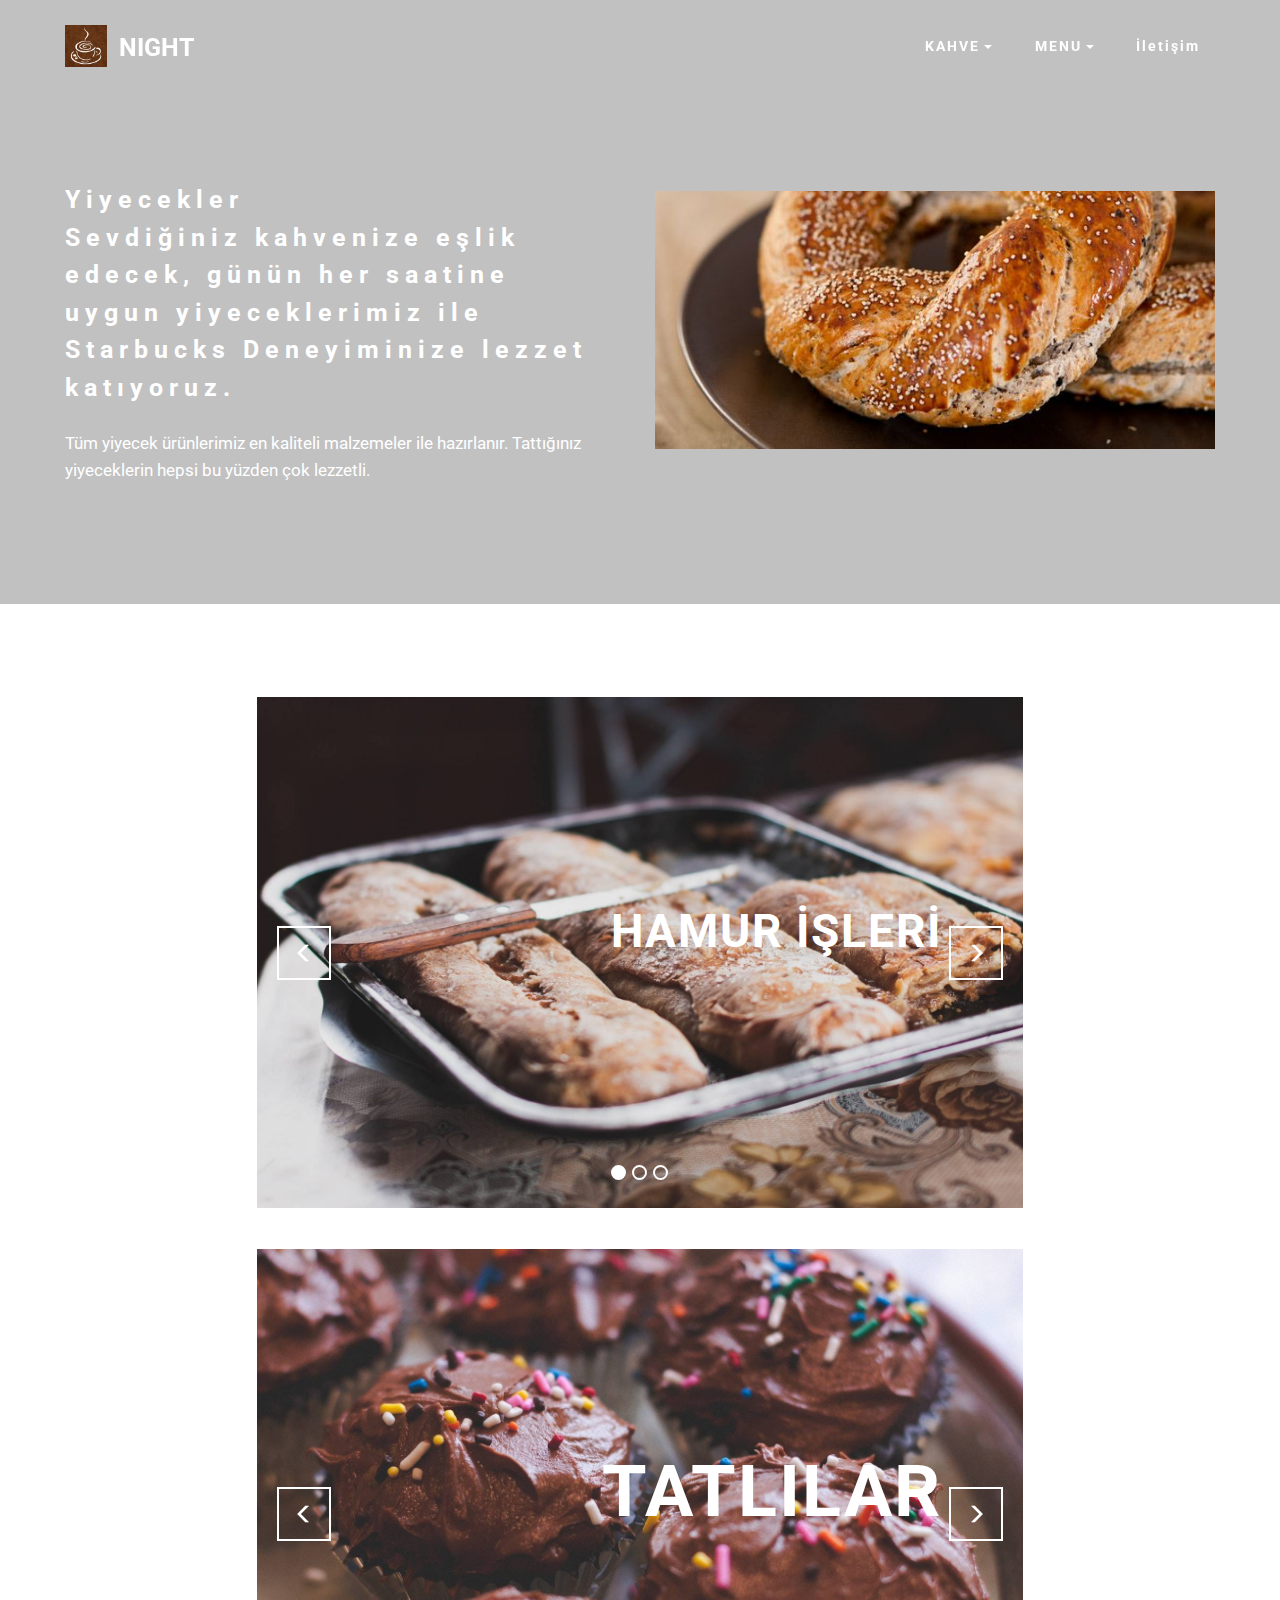
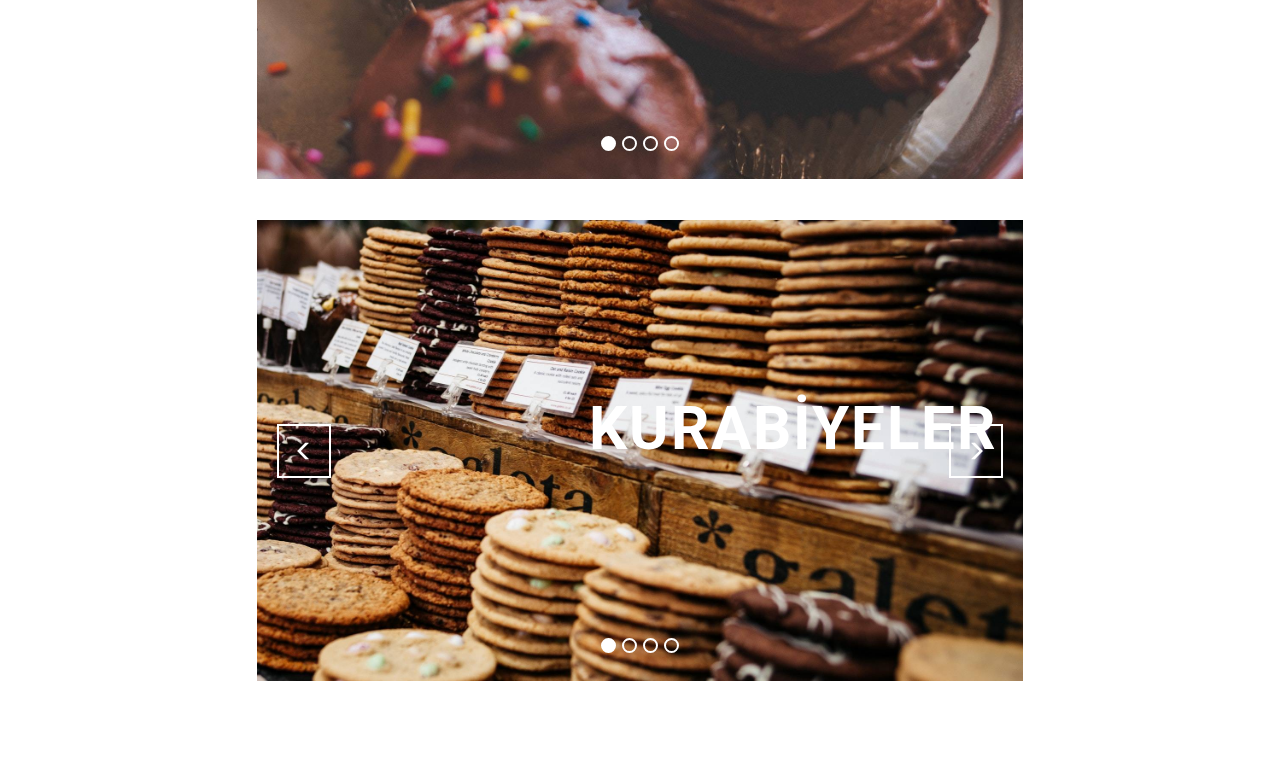
<file: page6.html>
<!DOCTYPE html>
<html>
<head>
  <!-- Site made with Mobirise Website Builder v4.4.1, https://mobirise.com -->
  <meta charset="UTF-8">
  <meta http-equiv="X-UA-Compatible" content="IE=edge">
  <meta name="generator" content="Mobirise v4.4.1, mobirise.com">
  <meta name="viewport" content="width=device-width, initial-scale=1">
  <link rel="shortcut icon" href="assets/images/kahve-128x128.png" type="image/x-icon">
  <meta name="description" content="">
  <title>yiyecekler</title>
  <link rel="stylesheet" href="https://fonts.googleapis.com/css?family=Roboto:700,400&subset=cyrillic,latin,greek,vietnamese">
  <link rel="stylesheet" href="assets/bootstrap/css/bootstrap.min.css">
  <link rel="stylesheet" href="assets/mobirise/css/style.css">
  <link rel="stylesheet" href="assets/dropdown-menu/style.css">
  <link rel="stylesheet" href="assets/mobirise-slider/style.css">
  <link rel="stylesheet" href="assets/mobirise/css/mbr-additional.css" type="text/css">
  
  
  
</head>
<body>
<section id="dropdown-menu-7" data-rv-view="108">

    <nav class="navbar navbar-dropdown transparent navbar-fixed-top bg-color">

        <div class="container">

            <div class="navbar-brand">
                <a href="index.html" class="navbar-logo"><img src="assets/images/kahve-128x128.png" alt="Mobirise"></a>
                <a class="text-white" href="index.html">NIGHT</a>
            </div>

            <button class="navbar-toggler pull-xs-right hidden-md-up" type="button" data-toggle="collapse" data-target="#exCollapsingNavbar">
                <div class="hamburger-icon"></div>
            </button>

            <ul class="nav-dropdown collapse pull-xs-right navbar-toggleable-sm nav navbar-nav" id="exCollapsingNavbar"><li class="nav-item dropdown"><a class="nav-link link dropdown-toggle" data-toggle="dropdown-submenu" href="https://mobirise.com/" aria-expanded="false">KAHVE</a><div class="dropdown-menu"><a class="dropdown-item" href="page4.html">Tüm Çekirdek Kahveleri Görüntüle</a></div></li><li class="nav-item dropdown"><a class="nav-link link dropdown-toggle" data-toggle="dropdown-submenu" href="https://mobirise.com/" aria-expanded="false">MENU</a><div class="dropdown-menu"><a class="dropdown-item" href="page2.html">İçecekler</a><a class="dropdown-item" href="page6.html">Yiyecekler</a></div></li><li class="nav-item"><a class="nav-link link" href="page7.html" aria-expanded="false">İletişim</a></li></ul>

        </div>

    </nav>

</section>

<section class="engine"><a href="https://mobirise.co/a">web site builder</a></section><section class="mbr-section mbr-section--relative mbr-after-navbar" id="msg-box4-m" data-rv-view="110" style="background-color: rgb(193, 193, 193);">
    
    <div class="mbr-section__container mbr-section__container--isolated container" style="padding-top: 93px; padding-bottom: 93px;">
        <div class="row">
            <div class="mbr-box mbr-box--fixed mbr-box--adapted">
                
                <div class="mbr-box__magnet mbr-class-mbr-box__magnet--center-left col-sm-6 content-size mbr-section__left">
                    <div class="mbr-section__container mbr-section__container--middle">
                        <div class="mbr-header mbr-header--auto-align mbr-header--wysiwyg">
                            <h3 class="mbr-header__text">Yiyecekler
<div>Sevdiğiniz kahvenize eşlik edecek, günün her saatine uygun yiyeceklerimiz ile Starbucks Deneyiminize lezzet katıyoruz.</div></h3>
                            
                        </div>
                    </div>
                    <div class="mbr-section__container mbr-section__container--middle">
                        <div class="mbr-article mbr-article--auto-align mbr-article--wysiwyg">Tüm yiyecek ürünlerimiz en kaliteli malzemeler ile hazırlanır. Tattığınız yiyeceklerin hepsi bu yüzden çok lezzetli.</div>
                    </div>
                    
                </div>
                <div class="mbr-box__magnet mbr-box__magnet--top-left mbr-section__right col-sm-6 image-size" style="width: 50%;">
                    <figure class="mbr-figure mbr-figure--adapted mbr-figure--caption-inside-bottom mbr-figure--full-width"><img src="assets/images/8d2064ce9d72418c9a021bfe2d307b99-tcm95-19075-w1024-n-625x288.jpg" class="mbr-figure__img"></figure>
                </div>
            </div>
        </div>
    </div>
</section>

<section class="mbr-slider mbr-section mbr-section--no-padding carousel slide" data-ride="carousel" data-wrap="true" data-interval="5000" id="slider2-n" data-rv-view="113">
    <div class="mbr-section__container article-slider container mbr-section__container--first">
        <div class=" col-sm-offset-2 col-sm-8">
            <ol class="carousel-indicators">
                <li data-app-prevent-settings="" data-target="#slider2-n" data-slide-to="0" class="active"></li><li data-app-prevent-settings="" data-target="#slider2-n" data-slide-to="1"></li><li data-app-prevent-settings="" data-target="#slider2-n" class="" data-slide-to="2"></li>
            </ol>
            <div class="carousel-inner" role="listbox">
                <div class="mbr-box mbr-section mbr-section--relative mbr-section--fixed-size mbr-section--bg-adapted item dark center active">
                    <div class="mbr-box__magnet mbr-box__magnet--center-right">
                                            
                        <div>
                            <img src="assets/images/mbr-11-1620x1080.jpg">
                            <div class="row">
                                <div class=" col-md-6 col-md-offset-5">  

                                <div class="mbr-hero">
                                    <h1 class="mbr-hero__text">HAMUR İŞLERİ</h1>

                                    
                                </div>
                                
                                </div>
                            </div>
                        </div>
                    </div>
                </div><div class="mbr-box mbr-section mbr-section--relative mbr-section--fixed-size mbr-section--bg-adapted item dark center">
                    <div class="mbr-box__magnet mbr-box__magnet--center-left">
                                            
                        <div>
                            <img src="assets/images/mbr-1532x1080.jpg">
                            <div class="row">
                                <div class=" col-md-offset-1 col-md-6">  

                                <div class="mbr-hero">
                                    <h1 class="mbr-hero__text">Zeytinli Açma</h1>

                                    
                                </div>
                                
                                </div>
                            </div>
                        </div>
                    </div>
                </div><div class="mbr-box mbr-section mbr-section--relative mbr-section--fixed-size mbr-section--bg-adapted item dark center">
                    <div class="mbr-box__magnet mbr-box__magnet--center-center">
                                            
                        <div>
                            <img src="assets/images/mbr-13-1620x1080.jpg">
                            <div class="row">
                                <div class=" col-md-8 col-md-offset-2">  

                                <div class="mbr-hero">
                                    <h1 class="mbr-hero__text">Kepekli Puf</h1>

                                    
                                </div>
                                
                                </div>
                            </div>
                        </div>
                    </div>
                </div>
            </div>
            
            <a data-app-prevent-settings="" class="left carousel-control" role="button" data-slide="prev" href="#slider2-n">
                <span class="glyphicon glyphicon-menu-left" aria-hidden="true"></span>
                <span class="sr-only">Previous</span>
            </a>
            <a data-app-prevent-settings="" class="right carousel-control" role="button" data-slide="next" href="#slider2-n">
                <span class="glyphicon glyphicon-menu-right" aria-hidden="true"></span>
                <span class="sr-only">Next</span>
            </a>
        </div>
    </div>
</section>

<section class="mbr-slider mbr-section mbr-section--no-padding carousel slide" data-ride="carousel" data-wrap="true" data-interval="5000" id="slider2-o" data-rv-view="125">
    <div class="mbr-section__container article-slider container mbr-section__container--middle">
        <div class=" col-sm-offset-2 col-sm-8">
            <ol class="carousel-indicators">
                <li data-app-prevent-settings="" data-target="#slider2-o" data-slide-to="0" class="active"></li><li data-app-prevent-settings="" data-target="#slider2-o" data-slide-to="1"></li><li data-app-prevent-settings="" data-target="#slider2-o" data-slide-to="2"></li><li data-app-prevent-settings="" data-target="#slider2-o" class="" data-slide-to="3"></li>
            </ol>
            <div class="carousel-inner" role="listbox">
                <div class="mbr-box mbr-section mbr-section--relative mbr-section--fixed-size mbr-section--bg-adapted item dark center active">
                    <div class="mbr-box__magnet mbr-box__magnet--center-right">
                                            
                        <div>
                            <img src="assets/images/mbr-1563x1080.jpg">
                            <div class="row">
                                <div class=" col-md-6 col-md-offset-5">  

                                <div class="mbr-hero">
                                    <h1 class="mbr-hero__text">TATLILAR</h1>

                                    
                                </div>
                                
                                </div>
                            </div>
                        </div>
                    </div>
                </div><div class="mbr-box mbr-section mbr-section--relative mbr-section--fixed-size mbr-section--bg-adapted item dark center">
                    <div class="mbr-box__magnet mbr-box__magnet--center-left">
                                            
                        <div>
                            <img src="assets/images/mbr-1554x1080.jpg">
                            <div class="row">
                                <div class=" col-md-offset-1 col-md-6">  

                                <div class="mbr-hero">
                                    <h1 class="mbr-hero__text">Cikolatalı Yer Fıstıklı Pasta</h1>

                                    
                                </div>
                                
                                </div>
                            </div>
                        </div>
                    </div>
                </div><div class="mbr-box mbr-section mbr-section--relative mbr-section--fixed-size mbr-section--bg-adapted item dark center">
                    <div class="mbr-box__magnet mbr-box__magnet--center-center">
                                            
                        <div>
                            <img src="assets/images/mbr-14-1620x1080.jpg">
                            <div class="row">
                                <div class=" col-md-8 col-md-offset-2">  

                                <div class="mbr-hero">
                                    <h1 class="mbr-hero__text">Ahududulu Cheesecake</h1>

                                    
                                </div>
                                
                                </div>
                            </div>
                        </div>
                    </div>
                </div><div class="mbr-box mbr-section mbr-section--relative mbr-section--fixed-size mbr-section--bg-adapted item dark center">
                    <div class="mbr-box__magnet mbr-box__magnet--center-center">
                                            
                        <div>
                            <img src="assets/images/mbr-15-1620x1080.jpg">
                            <div class="row">
                                <div class=" col-md-8 col-md-offset-2">  

                                <div class="mbr-hero">
                                    <h1 class="mbr-hero__text">KARAMEL Cheesecake</h1>

                                    
                                </div>
                                
                                </div>
                            </div>
                        </div>
                    </div>
                </div>
            </div>
            
            <a data-app-prevent-settings="" class="left carousel-control" role="button" data-slide="prev" href="#slider2-o">
                <span class="glyphicon glyphicon-menu-left" aria-hidden="true"></span>
                <span class="sr-only">Previous</span>
            </a>
            <a data-app-prevent-settings="" class="right carousel-control" role="button" data-slide="next" href="#slider2-o">
                <span class="glyphicon glyphicon-menu-right" aria-hidden="true"></span>
                <span class="sr-only">Next</span>
            </a>
        </div>
    </div>
</section>

<section class="mbr-slider mbr-section mbr-section--no-padding carousel slide" data-ride="carousel" data-wrap="true" data-interval="5000" id="slider2-p" data-rv-view="140">
    <div class="mbr-section__container article-slider container mbr-section__container--last">
        <div class=" col-sm-offset-2 col-sm-8">
            <ol class="carousel-indicators">
                <li data-app-prevent-settings="" data-target="#slider2-p" data-slide-to="0" class="active"></li><li data-app-prevent-settings="" data-target="#slider2-p" data-slide-to="1"></li><li data-app-prevent-settings="" data-target="#slider2-p" data-slide-to="2"></li><li data-app-prevent-settings="" data-target="#slider2-p" class="" data-slide-to="3"></li>
            </ol>
            <div class="carousel-inner" role="listbox">
                <div class="mbr-box mbr-section mbr-section--relative mbr-section--fixed-size mbr-section--bg-adapted item dark center active">
                    <div class="mbr-box__magnet mbr-box__magnet--center-right">
                                            
                        <div>
                            <img src="assets/images/mbr-1794x1080.jpg">
                            <div class="row">
                                <div class=" col-md-6 col-md-offset-5">  

                                <div class="mbr-hero">
                                    <h1 class="mbr-hero__text">KURABİYELER</h1>

                                    
                                </div>
                                
                                </div>
                            </div>
                        </div>
                    </div>
                </div><div class="mbr-box mbr-section mbr-section--relative mbr-section--fixed-size mbr-section--bg-adapted item dark center">
                    <div class="mbr-box__magnet mbr-box__magnet--center-left">
                                            
                        <div>
                            <img src="assets/images/mbr-1-1618x1080.jpg">
                            <div class="row">
                                <div class=" col-md-offset-1 col-md-6">  

                                <div class="mbr-hero">
                                    <h1 class="mbr-hero__text">Triple Chocolate Cookie</h1>

                                    
                                </div>
                                
                                </div>
                            </div>
                        </div>
                    </div>
                </div><div class="mbr-box mbr-section mbr-section--relative mbr-section--fixed-size mbr-section--bg-adapted item dark center">
                    <div class="mbr-box__magnet mbr-box__magnet--center-center">
                                            
                        <div>
                            <img src="assets/images/mbr-1917x1080.jpg">
                            <div class="row">
                                <div class=" col-md-8 col-md-offset-2">  

                                <div class="mbr-hero">
                                    <h1 class="mbr-hero__text">Misto Cookie</h1>

                                    
                                </div>
                                
                                </div>
                            </div>
                        </div>
                    </div>
                </div><div class="mbr-box mbr-section mbr-section--relative mbr-section--fixed-size mbr-section--bg-adapted item dark center">
                    <div class="mbr-box__magnet mbr-box__magnet--center-center">
                                            
                        <div>
                            <img src="assets/images/mbr-1614x1080.jpg">
                            <div class="row">
                                <div class=" col-md-8 col-md-offset-2">  

                                <div class="mbr-hero">
                                    <h1 class="mbr-hero__text">Nutella’lı Cookie</h1>

                                    
                                </div>
                                
                                </div>
                            </div>
                        </div>
                    </div>
                </div>
            </div>
            
            <a data-app-prevent-settings="" class="left carousel-control" role="button" data-slide="prev" href="#slider2-p">
                <span class="glyphicon glyphicon-menu-left" aria-hidden="true"></span>
                <span class="sr-only">Previous</span>
            </a>
            <a data-app-prevent-settings="" class="right carousel-control" role="button" data-slide="next" href="#slider2-p">
                <span class="glyphicon glyphicon-menu-right" aria-hidden="true"></span>
                <span class="sr-only">Next</span>
            </a>
        </div>
    </div>
</section>


  <script src="assets/web/assets/jquery/jquery.min.js"></script>
  <script src="assets/bootstrap/js/bootstrap.min.js"></script>
  <script src="assets/smooth-scroll/smooth-scroll.js"></script>
  <script src="assets/bootstrap-carousel-swipe/bootstrap-carousel-swipe.js"></script>
  <script src="assets/mobirise/js/script.js"></script>
  <script src="assets/dropdown-menu/script.js"></script>
  
  
</body>
</html>
</file>
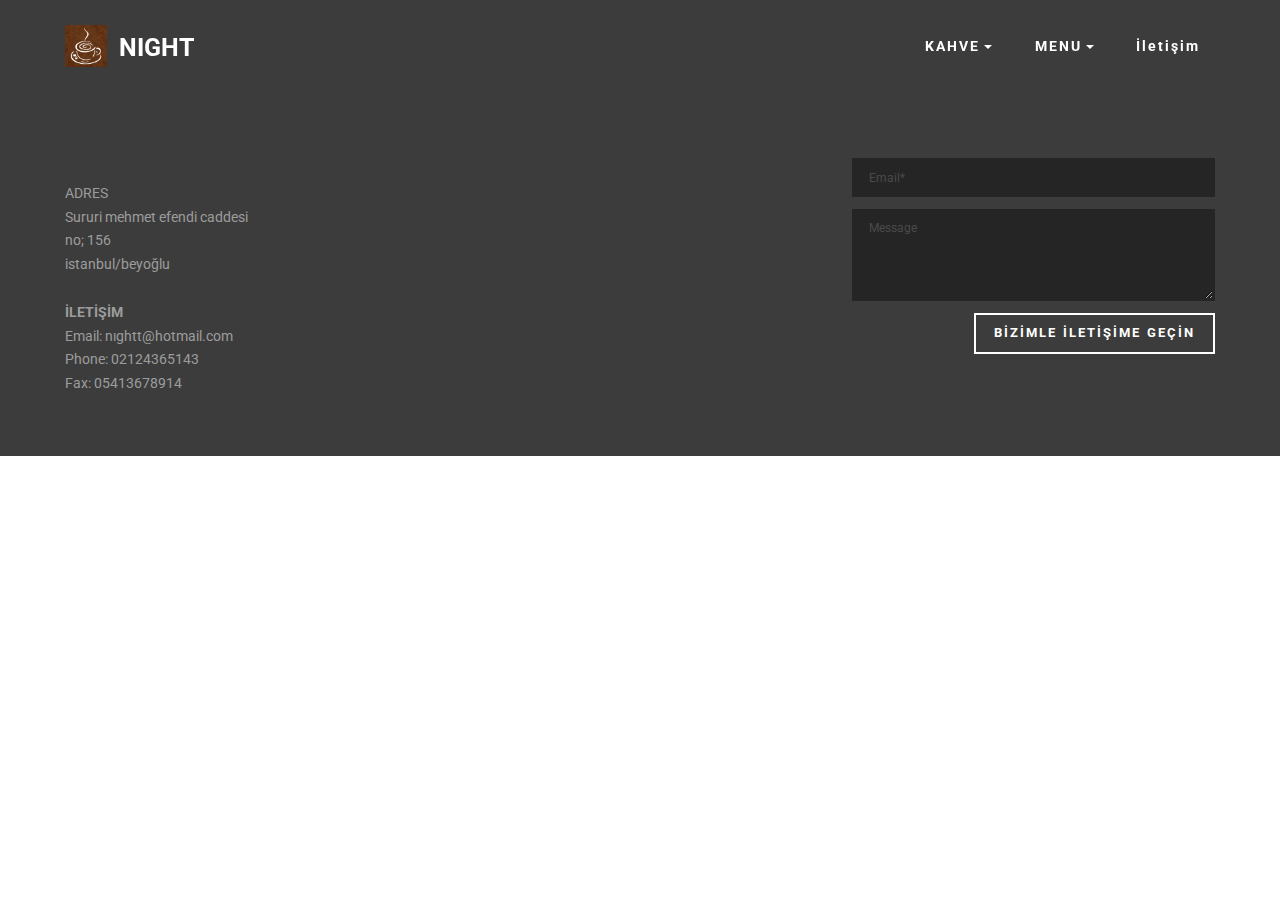
<file: page7.html>
<!DOCTYPE html>
<html>
<head>
  <!-- Site made with Mobirise Website Builder v4.4.1, https://mobirise.com -->
  <meta charset="UTF-8">
  <meta http-equiv="X-UA-Compatible" content="IE=edge">
  <meta name="generator" content="Mobirise v4.4.1, mobirise.com">
  <meta name="viewport" content="width=device-width, initial-scale=1">
  <link rel="shortcut icon" href="assets/images/kahve-128x128.png" type="image/x-icon">
  <meta name="description" content="">
  <title>iletişim</title>
  <link rel="stylesheet" href="https://fonts.googleapis.com/css?family=Roboto:700,400&subset=cyrillic,latin,greek,vietnamese">
  <link rel="stylesheet" href="assets/bootstrap/css/bootstrap.min.css">
  <link rel="stylesheet" href="assets/mobirise/css/style.css">
  <link rel="stylesheet" href="assets/dropdown-menu/style.css">
  <link rel="stylesheet" href="assets/mobirise/css/mbr-additional.css" type="text/css">
  
  
  
</head>
<body>
<section id="dropdown-menu-7" data-rv-view="169">

    <nav class="navbar navbar-dropdown transparent navbar-fixed-top bg-color">

        <div class="container">

            <div class="navbar-brand">
                <a href="index.html" class="navbar-logo"><img src="assets/images/kahve-128x128.png" alt="Mobirise"></a>
                <a class="text-white" href="index.html">NIGHT</a>
            </div>

            <button class="navbar-toggler pull-xs-right hidden-md-up" type="button" data-toggle="collapse" data-target="#exCollapsingNavbar">
                <div class="hamburger-icon"></div>
            </button>

            <ul class="nav-dropdown collapse pull-xs-right navbar-toggleable-sm nav navbar-nav" id="exCollapsingNavbar"><li class="nav-item dropdown"><a class="nav-link link dropdown-toggle" data-toggle="dropdown-submenu" href="https://mobirise.com/" aria-expanded="false">KAHVE</a><div class="dropdown-menu"><a class="dropdown-item" href="page4.html">Tüm Çekirdek Kahveleri Görüntüle</a></div></li><li class="nav-item dropdown"><a class="nav-link link dropdown-toggle" data-toggle="dropdown-submenu" href="https://mobirise.com/" aria-expanded="false">MENU</a><div class="dropdown-menu"><a class="dropdown-item" href="page2.html">İçecekler</a><a class="dropdown-item" href="page6.html">Yiyecekler</a></div></li><li class="nav-item"><a class="nav-link link" href="page7.html" aria-expanded="false">İletişim</a></li></ul>

        </div>

    </nav>

</section>

<section class="engine"><a href="https://mobirise.co/b">web creator</a></section><section class="mbr-section mbr-section--relative mbr-section--fixed-size mbr-after-navbar" id="contacts3-z" data-rv-view="176" style="background-color: rgb(60, 60, 60);">
    
    <div class="mbr-section__container container">
        <div class="mbr-contacts mbr-contacts--wysiwyg row" style="padding-top: 60px; padding-bottom: 60px;">
            <div class="col-sm-8">
                <div class="row">
                    <div class="col-sm-6">
                        <p class="mbr-contacts__text"><br>ADRES <br>Sururi mehmet efendi caddesi<br>no; 156<br>istanbul/beyoğlu<br><br><strong>İLETİŞİM</strong><br>
Email: nıghtt@hotmail.com<br>
Phone: 02124365143<br>
Fax: 05413678914</p>
                    </div>
                    <div class="col-sm-6"><ul class="mbr-contacts__list"></ul></div>
                </div>
            </div>
            <div class="mbr-contacts__column col-sm-4" data-form-type="formoid">
                <div data-form-alert="true">
                    <div class="hide" data-form-alert-success="true">Thanks for filling out form!</div>
                </div>
                <form action="https://mobirise.com/" method="post" data-form-title="MESSAGE">
                    <input type="hidden" value="ckItrME+Z9kbXIg3znu+xUslvDiw4ergnDvnz1HgGCu7JdnnyG5wchh5amIYrF4EMeWvnXuO0lASRwEcf2DvN/jPZ+d41suXVxH7AZdrtvmKRlN3aDpeqVgvc2OuxXTs" data-form-email="true">
                    
                    <div class="form-group">
                        <input type="email" class="form-control input-sm input-inverse" name="email" required="" placeholder="Email*" data-form-field="Email">
                    </div>
                    
                    <div class="form-group">
                        <textarea class="form-control input-sm input-inverse" name="message" rows="4" placeholder="Message" data-form-field="Message"></textarea>
                    </div>
                    <div class="mbr-buttons mbr-buttons--right btn-inverse"><button type="submit" class="mbr-buttons__btn btn btn-default">BİZİMLE İLETİŞİME GEÇİN</button></div>
                </form>
            </div>
        </div>
    </div>
</section>

<figure class="mbr-figure mbr-figure--wysiwyg mbr-figure--full-width mbr-figure--caption-outside-bottom" id="map1-14" data-rv-view="193">
    <div class="mbr-figure__map"><iframe frameborder="0" style="border:0" src="https://www.google.com/maps/embed/v1/place?key=AIzaSyA0Dx_boXQiwvdz8sJHoYeZNVTdoWONYkU&amp;q=place_id:ChIJn6wOs6lZwokRLKy1iqRcoKw" allowfullscreen=""></iframe></div>
</figure>


  <script src="assets/web/assets/jquery/jquery.min.js"></script>
  <script src="assets/bootstrap/js/bootstrap.min.js"></script>
  <script src="assets/smooth-scroll/smooth-scroll.js"></script>
  <!--[if lte IE 9]>
    <script src="assets/jquery-placeholder/jquery.placeholder.min.js"></script>
  <![endif]-->
  <script src="assets/mobirise/js/script.js"></script>
  <script src="assets/dropdown-menu/script.js"></script>
  <script src="assets/formoid/formoid.min.js"></script>
  
  
</body>
</html>
</file>
<file: assets/dropdown-menu/style.css>
.navbar-dropdown .dropup,.navbar-dropdown .dropdown{position:relative}.navbar-dropdown .dropdown-toggle::after{display:inline-block;width:0;height:0;margin-right:.25rem;margin-left:.25rem;vertical-align:middle;content:"";border-top:0.3em solid;border-right:0.3em solid transparent;border-left:0.3em solid transparent}.navbar-dropdown .dropdown-toggle:focus{outline:0}.navbar-dropdown .dropup .dropdown-toggle::after{border-top:0;border-bottom:0.3em solid}.navbar-dropdown .dropdown-menu{position:absolute;top:100%;left:0;z-index:1000;display:none;float:left;min-width:160px;padding:5px 0;margin:2px 0 0;font-size:1rem;color:#373a3c;text-align:left;list-style:none;background-color:#fff;background-clip:padding-box;border:1px solid rgba(0,0,0,0.15);border-radius:0.25rem}.navbar-dropdown .dropdown-divider{height:1px;margin:0.5rem 0;overflow:hidden;background-color:#e5e5e5}.navbar-dropdown .dropdown-item{display:block;width:100%;padding:3px 20px;clear:both;font-weight:normal;line-height:1.5;color:#373a3c;text-align:inherit;white-space:nowrap;background:none;border:0}.navbar-dropdown .dropdown-item:focus,.navbar-dropdown .dropdown-item:hover{color:#2b2d2f;text-decoration:none;background-color:#f5f5f5}.navbar-dropdown .dropdown-item.active,.navbar-dropdown .dropdown-item.active:focus,.navbar-dropdown .dropdown-item.active:hover{color:#fff;text-decoration:none;background-color:#0275d8;outline:0}.navbar-dropdown .dropdown-item.disabled,.navbar-dropdown .dropdown-item.disabled:focus,.navbar-dropdown .dropdown-item.disabled:hover{color:#818a91}.navbar-dropdown .dropdown-item.disabled:focus,.navbar-dropdown .dropdown-item.disabled:hover{text-decoration:none;cursor:not-allowed;background-color:transparent;background-image:none;filter:"progid:DXImageTransform.Microsoft.gradient(enabled = false)"}.navbar-dropdown .open > .dropdown-menu{display:block}.navbar-dropdown .open > a{outline:0}.navbar-dropdown .dropdown-menu-right{right:0;left:auto}.navbar-dropdown .dropdown-menu-left{right:auto;left:0}.navbar-dropdown .dropdown-header{display:block;padding:3px 20px;font-size:0.875rem;line-height:1.5;color:#818a91;white-space:nowrap}.navbar-dropdown .dropdown-backdrop{position:fixed;top:0;right:0;bottom:0;left:0;z-index:990}.navbar-dropdown .pull-right > .dropdown-menu{right:0;left:auto}.navbar-dropdown .dropup .caret,.navbar-dropdown .navbar-fixed-bottom .dropdown .caret{content:"";border-top:0;border-bottom:0.3em solid}.navbar-dropdown .dropup .dropdown-menu,.navbar-dropdown .navbar-fixed-bottom .dropdown .dropdown-menu{top:auto;bottom:100%;margin-bottom:2px}.nav-link{display:inline-block}.nav-link:focus,.nav-link:hover{text-decoration:none}.navbar-nav .nav-item{float:left}.navbar-nav .nav-link{display:block;padding-top:.425rem;padding-bottom:.425rem}.navbar-nav .nav-link + .nav-link{margin-left:1rem}.navbar-nav .nav-item + .nav-item{margin-left:1rem}.navbar-toggler{padding:.5rem .75rem;font-size:1.25rem;line-height:1;background:none;border:1px solid transparent;border-radius:0.25rem}.navbar-toggler:focus,.navbar-toggler:hover{text-decoration:none}@media (min-width:544px){.navbar-toggleable-xs{display:block!important}}@media (min-width:768px){.navbar-toggleable-sm{display:block!important}}@media (min-width:992px){.navbar-toggleable-md{display:block!important}}.pull-xs-left{float:left!important}.pull-xs-right{float:right!important}.pull-xs-none{float:none!important}@media (min-width:544px){.pull-sm-left{float:left!important}.pull-sm-right{float:right!important}.pull-sm-none{float:none!important}}@media (min-width:768px){.pull-md-left{float:left!important}.pull-md-right{float:right!important}.pull-md-none{float:none!important}}@media (min-width:992px){.pull-lg-left{float:left!important}.pull-lg-right{float:right!important}.pull-lg-none{float:none!important}}@media (min-width:1200px){.pull-xl-left{float:left!important}.pull-xl-right{float:right!important}.pull-xl-none{float:none!important}}.hidden-xs-up{display:none!important}@media (max-width:543px){.hidden-xs-down{display:none!important}}@media (min-width:544px){.hidden-sm-up{display:none!important}}@media (max-width:767px){.hidden-sm-down{display:none!important}}@media (min-width:768px){.hidden-md-up{display:none!important}}@media (max-width:991px){.hidden-md-down{display:none!important}}@media (min-width:992px){.hidden-lg-up{display:none!important}}@media (max-width:1199px){.hidden-lg-down{display:none!important}}@media (min-width:1200px){.hidden-xl-up{display:none!important}}.hidden-xl-down{display:none!important}.navbar-dropdown-open{overflow:hidden!important}.navbar-dropdown-open .navbar-dropdown.opened{bottom:0;left:0;overflow-y:scroll;position:fixed;right:0;top:0;transition:none}.navbar-dropdown{left:0;padding-top:1.5rem;padding-bottom:1.5rem;position:absolute;right:0;top:0;transition:all 0.25s ease;z-index:1030}.navbar-dropdown .navbar-brand,.navbar-dropdown .navbar-toggler{position:relative;z-index:995}.navbar-dropdown.bg-color.transparent{background:none!important}.navbar-dropdown.navbar-fixed-top{position:fixed}.navbar-dropdown .navbar-brand{line-height:0;margin-right:1.5rem;padding:0}.navbar-dropdown .navbar-brand a{line-height:2.35rem;vertical-align:middle}.navbar-dropdown .navbar-brand a,.navbar-dropdown .navbar-brand a:hover{text-decoration:none}.navbar-dropdown .navbar-brand .navbar-logo,.navbar-dropdown .navbar-brand .navbar-logo a{line-height:0;vertical-align:baseline}.navbar-dropdown .navbar-logo{margin-right:0.5rem}.navbar-dropdown .navbar-logo img{display:inline;height:2.35rem}@media (max-width:543px){.navbar-dropdown .navbar-toggleable-xs{padding-top:0.425rem}.navbar-dropdown .navbar-toggleable-xs .btn{margin-bottom:0.425rem;margin-top:0.425rem}.navbar-dropdown .navbar-toggleable-xs .dropdown-menu{padding-bottom:0.425rem}.navbar-dropdown .navbar-toggleable-xs .dropdown-menu .dropdown-menu{padding-bottom:0}}@media (max-width:767px){.navbar-dropdown .navbar-toggleable-sm{padding-top:0.425rem}.navbar-dropdown .navbar-toggleable-sm .btn{margin-bottom:0.425rem;margin-top:0.425rem}.navbar-dropdown .navbar-toggleable-sm .dropdown-menu{padding-bottom:0.425rem}.navbar-dropdown .navbar-toggleable-sm .dropdown-menu .dropdown-menu{padding-bottom:0}}@media (max-width:991px){.navbar-dropdown .navbar-toggleable-md{padding-top:0.425rem}.navbar-dropdown .navbar-toggleable-md .btn{margin-bottom:0.425rem;margin-top:0.425rem}.navbar-dropdown .navbar-toggleable-md .dropdown-menu{padding-bottom:0.425rem}.navbar-dropdown .navbar-toggleable-md .dropdown-menu .dropdown-menu{padding-bottom:0}}@media (min-width:544px){.navbar-dropdown{border-radius:0}}.is-builder .navbar-dropdown .dropdown-toggle::after{vertical-align:baseline}.dropdown-menu.dropdown-submenu{left:100%;margin-left:-6px;margin-top:-6px;top:0}.dropdown-menu .dropdown-toggle[data-toggle="dropdown-submenu"]::after{border-bottom:0.3em solid transparent;border-left:0.3em solid;border-right:0;border-top:0.3em solid transparent;margin-left:0.3rem}.dropdown-menu .dropdown-toggle[data-toggle="dropdown-submenu"][aria-expanded="true"]{background-color:#f5f5f5}.dropdown-menu .dropdown-item:focus{outline:0}.nav-dropdown-sm{clear:left;float:none!important;position:relative;z-index:999}.nav-dropdown-sm .nav-item{float:none}.nav-dropdown-sm .nav-item + .nav-item{margin-left:0}.nav-dropdown-sm .nav-link,.nav-dropdown-sm .dropdown-item{position:relative}.nav-dropdown-sm .dropdown-toggle::after{position:absolute;right:0;top:50%;margin-top:-0.15em}.nav-dropdown-sm .dropdown-toggle[data-toggle="dropdown-submenu"]::after{margin-left:.25rem;border-top:0.3em solid;border-right:0.3em solid transparent;border-left:0.3em solid transparent;border-bottom:0}.nav-dropdown-sm .dropdown-toggle[data-toggle="dropdown-submenu"][aria-expanded="true"]::after{border-top:0;border-right:0.3em solid transparent;border-left:0.3em solid transparent;border-bottom:0.3em solid}.nav-dropdown-sm .dropdown-menu{margin:0;padding:0;position:relative;top:0;left:0;width:100%;border:0;float:none;border-radius:0;background:none;padding-left:20px}.nav-dropdown-sm .dropdown-item{padding-left:0}.nav-dropdown-sm .dropdown-item,.nav-dropdown-sm .dropdown-item:hover,.nav-dropdown-sm .dropdown-item:focus{background:none!important}.navbar-dropdown .nav > li > a::after{-webkit-transform:none!important;-ms-transform:none!important;-o-transform:none!important;transform:none!important;-webkit-transition:none!important;-o-transition:none!important;transition:none!important;display:none}.navbar-dropdown .navbar-nav{margin:0!important}.navbar-dropdown .nav-dropdown-sm{padding-top:11px!important}.dropdown-toggle::after{display:inline-block!important;width:0!important;border-top:5px solid;border-right:5px solid transparent;border-left:5px solid transparent;border-bottom:0!important;margin-left:4px!important}.dropdown-menu .dropdown-toggle[data-toggle="dropdown-submenu"]::after{border-bottom:5px solid transparent!important;border-left:5px solid!important;border-right:0!important;border-top:5px solid transparent!important;margin-left:6px!important}.nav-dropdown-sm .dropdown-toggle[data-toggle="dropdown-submenu"][aria-expanded="true"]::after{border-top:0!important;border-right:5px solid transparent!important;border-left:5px solid transparent!important;border-bottom:5px solid!important}.nav-dropdown-sm .dropdown-toggle[data-toggle="dropdown-submenu"]::after{margin-left:5px!important;border-top:5px solid!important;border-right:5px solid transparent!important;border-left:5px solid transparent!important;border-bottom:0!important}.navbar-dropdown .btn{-webkit-transition:all 0.2s ease-in-out 0s;-o-transition:all 0.2s ease-in-out 0s;transition:all 0.2s ease-in-out 0s;border-width:2px;font-size:13px;font-weight:bold;letter-spacing:2px;text-decoration:none;word-spacing:1px}.navbar-dropdown{padding-top:25px;padding-bottom:25px;margin-bottom:0;min-height:0;border:0}.navbar-dropdown .navbar-brand{line-height:0;margin-left:0!important;margin-right:24px;padding:0;height:auto;font-weight:bold}.navbar-dropdown .navbar-logo img{height:42px}.navbar-dropdown .navbar-brand a{line-height:42px}.navbar-dropdown .navbar-brand .navbar-logo{margin-right:8px}.navbar-dropdown .navbar-brand .navbar-logo,.navbar-dropdown .navbar-brand .navbar-logo a{line-height:0}.navbar-dropdown a{text-decoration:none}.navbar-dropdown .navbar-nav > li > a{padding-top:11px;padding-bottom:11px}.navbar-dropdown .navbar-nav > li > a.btn{padding:9px 18px}.navbar-dropdown .dropdown-menu{font-size:15px;border-radius:0;padding:8px 0;border:0}.navbar-dropdown .dropdown-submenu{margin-top:-8px}.navbar-dropdown .dropdown-item{padding:4px 20px}.navbar-dropdown .nav-dropdown-sm a{padding-left:0}@media (max-width:767px){.navbar-dropdown .navbar-toggleable-sm .btn{margin-bottom:11px;margin-top:11px}}.navbar-dropdown{padding-top:25px;padding-bottom:25px;margin-bottom:0;min-height:0}.navbar-dropdown.navbar-short{padding-top:15px;padding-bottom:15px}.navbar-dropdown .navbar-nav > li > .dropdown-menu{margin-left:-5px}.navbar-dropdown .nav-dropdown-sm > li > .dropdown-menu{margin-left:0}.navbar-dropdown .nav-dropdown-sm .dropdown-menu{padding:0;padding-left:20px;padding-bottom:11px}.navbar-dropdown .nav-dropdown-sm .dropdown-menu .dropdown-menu{padding-bottom:0}.navbar-dropdown{padding-left:20px;padding-right:20px}.navbar-dropdown .container{padding-left:0;padding-right:0}.navbar-dropdown .navbar-toggler{padding:8px 12px;font-size:20px;border-radius:4px}.navbar-dropdown .btn-default-outline{color:#fff;background-color:transparent;border-color:#fff}.navbar-dropdown .btn-default-outline:hover{color:#252525;background-color:#fff;border-color:#fff}.navbar-dropdown .btn-primary-outline{color:#4c6972;background-color:transparent;border-color:#4c6972}.navbar-dropdown .btn-primary-outline:hover{color:#fff;background-color:#4c6972;border-color:#4c6972}.navbar-dropdown .btn-info-outline{color:#27aae0;background-color:transparent;border-color:#27aae0}.navbar-dropdown .btn-info-outline:hover{color:#fff;background-color:#27aae0;border-color:#27aae0}.navbar-dropdown .btn-success-outline{color:#7ac673;background-color:transparent;border-color:#7ac673}.navbar-dropdown .btn-success-outline:hover{color:#fff;background-color:#7ac673;border-color:#7ac673}.navbar-dropdown .btn-warning-outline{color:#faaf40;background-color:transparent;border-color:#faaf40}.navbar-dropdown .btn-warning-outline:hover{color:#fff;background-color:#faaf40;border-color:#faaf40}.navbar-dropdown .btn-danger-outline{color:#f97352;background-color:transparent;border-color:#f97352}.navbar-dropdown .btn-danger-outline:hover{color:#fff;background-color:#f97352;border-color:#f97352}.navbar-dropdown .btn-link-outline{color:#252525;background-color:transparent;border-color:#252525}.navbar-dropdown .btn-link-outline:hover{color:#fff;background-color:#252525;border-color:#252525}.navbar-dropdown .link,.navbar-dropdown .link:hover{color:#252525}.navbar-dropdown .nav .link{letter-spacing:2px}
</file>
<file: assets/mobirise/css/mbr-additional.css>
#dropdown-menu-7 .hide-buttons [data-button] {
  display: none !important;
}
#dropdown-menu-7 .navbar-brand a {
  font-size: 25px;
}
#dropdown-menu-7 .nav .link,
#dropdown-menu-7 .dropdown-item {
  font-size: 1em;
  color: #ffffff;
}
#dropdown-menu-7 .navbar,
#dropdown-menu-7 .dropdown-menu {
  background: #333333;
}
#dropdown-menu-7 .dropdown-menu .dropdown-toggle[aria-expanded="true"],
#dropdown-menu-7 .dropdown-menu a:hover,
#dropdown-menu-7 .dropdown-menu a:focus {
  background: #292929;
}
#dropdown-menu-7 .navbar-toggler {
  color: #ffffff;
}
#dropdown-menu-7 .hide-buttons [data-button] {
  display: none !important;
}
#dropdown-menu-7 .navbar-brand a {
  font-size: 25px;
}
#dropdown-menu-7 .nav .link,
#dropdown-menu-7 .dropdown-item {
  font-size: 1em;
  color: #ffffff;
}
#dropdown-menu-7 .navbar,
#dropdown-menu-7 .dropdown-menu {
  background: #333333;
}
#dropdown-menu-7 .dropdown-menu .dropdown-toggle[aria-expanded="true"],
#dropdown-menu-7 .dropdown-menu a:hover,
#dropdown-menu-7 .dropdown-menu a:focus {
  background: #292929;
}
#dropdown-menu-7 .navbar-toggler {
  color: #ffffff;
}
#msg-box4-b .mbr-header__text {
  color: #ffffff;
}
#msg-box4-b .mbr-header__subtext {
  color: #ffffff;
}
#msg-box4-b .mbr-article {
  color: #000000;
}
#msg-box4-b .mbr-article DIV {
  color: #000000;
}
#msg-box4-c .mbr-header__text {
  color: #000000;
}
#msg-box4-c .mbr-header__subtext {
  color: #ffffff;
}
#msg-box4-c .mbr-article {
  color: #000000;
}
#msg-box4-d .mbr-header__text {
  color: #000000;
}
#msg-box4-d .mbr-header__subtext {
  color: #ffffff;
}
#msg-box4-d .mbr-article {
  color: #000000;
}
#msg-box4-e .mbr-header__text {
  color: #000000;
}
#msg-box4-e .mbr-header__subtext {
  color: #ffffff;
}
#msg-box4-e .mbr-article {
  color: #000000;
}
#msg-box4-f .mbr-header__text {
  color: #000000;
}
#msg-box4-f .mbr-header__subtext {
  color: #ffffff;
}
#msg-box4-f .mbr-article {
  color: #000000;
}
#msg-box4-g .mbr-header__text {
  color: #000000;
}
#msg-box4-g .mbr-header__subtext {
  color: #ffffff;
}
#msg-box4-g .mbr-article {
  color: #000000;
}
#dropdown-menu-7 .hide-buttons [data-button] {
  display: none !important;
}
#dropdown-menu-7 .navbar-brand a {
  font-size: 25px;
}
#dropdown-menu-7 .nav .link,
#dropdown-menu-7 .dropdown-item {
  font-size: 1em;
  color: #ffffff;
}
#dropdown-menu-7 .navbar,
#dropdown-menu-7 .dropdown-menu {
  background: #333333;
}
#dropdown-menu-7 .dropdown-menu .dropdown-toggle[aria-expanded="true"],
#dropdown-menu-7 .dropdown-menu a:hover,
#dropdown-menu-7 .dropdown-menu a:focus {
  background: #292929;
}
#dropdown-menu-7 .navbar-toggler {
  color: #ffffff;
}
#msg-box4-h .mbr-header__text {
  color: #ffffff;
}
#msg-box4-h .mbr-header__subtext {
  color: #ffffff;
}
#msg-box4-h .mbr-article {
  color: #ffffff;
}
#msg-box4-h .mbr-article P {
  color: #ffffff;
}
#slider2-j H1 {
  text-align: right;
  font-size: 72px;
  color: #ffffff;
}
#slider2-l H1 {
  text-align: left;
  color: #ffffff;
}
#dropdown-menu-7 .hide-buttons [data-button] {
  display: none !important;
}
#dropdown-menu-7 .navbar-brand a {
  font-size: 25px;
}
#dropdown-menu-7 .nav .link,
#dropdown-menu-7 .dropdown-item {
  font-size: 1em;
  color: #ffffff;
}
#dropdown-menu-7 .navbar,
#dropdown-menu-7 .dropdown-menu {
  background: #333333;
}
#dropdown-menu-7 .dropdown-menu .dropdown-toggle[aria-expanded="true"],
#dropdown-menu-7 .dropdown-menu a:hover,
#dropdown-menu-7 .dropdown-menu a:focus {
  background: #292929;
}
#dropdown-menu-7 .navbar-toggler {
  color: #ffffff;
}
#msg-box4-r .mbr-header__text {
  color: #ffffff;
}
#msg-box4-r .mbr-header__subtext {
  color: #ffffff;
}
#msg-box4-r .mbr-article {
  color: #ffffff;
}
#msg-box4-t .mbr-header__text {
  color: #ffffff;
}
#msg-box4-t .mbr-header__subtext {
  color: #ffffff;
}
#msg-box4-t .mbr-article {
  color: #ffffff;
}
#msg-box4-u .mbr-header__text {
  color: #ffffff;
}
#msg-box4-u .mbr-header__subtext {
  color: #ffffff;
}
#msg-box4-u .mbr-article {
  color: #ffffff;
}
#msg-box4-v .mbr-header__text {
  color: #ffffff;
}
#msg-box4-v .mbr-header__subtext {
  color: #ffffff;
}
#msg-box4-v .mbr-article {
  color: #ffffff;
}
#dropdown-menu-7 .hide-buttons [data-button] {
  display: none !important;
}
#dropdown-menu-7 .navbar-brand a {
  font-size: 25px;
}
#dropdown-menu-7 .nav .link,
#dropdown-menu-7 .dropdown-item {
  font-size: 1em;
  color: #ffffff;
}
#dropdown-menu-7 .navbar,
#dropdown-menu-7 .dropdown-menu {
  background: #333333;
}
#dropdown-menu-7 .dropdown-menu .dropdown-toggle[aria-expanded="true"],
#dropdown-menu-7 .dropdown-menu a:hover,
#dropdown-menu-7 .dropdown-menu a:focus {
  background: #292929;
}
#dropdown-menu-7 .navbar-toggler {
  color: #ffffff;
}
#msg-box4-m .mbr-header__text {
  color: #ffffff;
}
#msg-box4-m .mbr-header__subtext {
  color: #ffffff;
}
#msg-box4-m .mbr-article {
  color: #ffffff;
}
#slider2-n H1 {
  color: #ffffff;
}
#slider2-o H1 {
  font-size: 72px;
}
#slider2-p H1 {
  text-align: left;
  font-size: 60px;
}
#dropdown-menu-7 .hide-buttons [data-button] {
  display: none !important;
}
#dropdown-menu-7 .navbar-brand a {
  font-size: 25px;
}
#dropdown-menu-7 .nav .link,
#dropdown-menu-7 .dropdown-item {
  font-size: 1em;
  color: #ffffff;
}
#dropdown-menu-7 .navbar,
#dropdown-menu-7 .dropdown-menu {
  background: #333333;
}
#dropdown-menu-7 .dropdown-menu .dropdown-toggle[aria-expanded="true"],
#dropdown-menu-7 .dropdown-menu a:hover,
#dropdown-menu-7 .dropdown-menu a:focus {
  background: #292929;
}
#dropdown-menu-7 .navbar-toggler {
  color: #ffffff;
}
</file>
<file: assets/mobirise-slider/style.css>
/*-------

   Slider

-------*/
.mbr-slider .carousel-inner > .active,
.mbr-slider .carousel-inner > .next,
.mbr-slider .carousel-inner > .prev {
	display: table;
}
.mbr-slider .carousel-control {
    background-image: none;
    width: 54px;
    height: 54px;
    top: 50%;
    margin-top: -27px;
    line-height: 54px;
    border: 2px solid #fff;
    opacity: 1;
    text-shadow: none;
    z-index: 5;
    -webkit-transition: all 0.2s ease-in-out 0s;
    -o-transition: all 0.2s ease-in-out 0s;
    transition: all 0.2s ease-in-out 0s;
}
.mbr-slider .carousel-control.left {
	margin-left: 20px;
}
.mbr-slider .carousel-control.right {
	margin-right: 20px;
}
.mbr-slider .carousel-control:hover {
	background: #fff;
	color: #000;
}
.mbr-slider .carousel-indicators {
    bottom: 20px;
}
.mbr-slider .carousel-indicators li,
.mbr-slider .carousel-indicators .active {
    width: 15px;
    height: 15px;
    margin: 3px;
    border: 2px solid #ffffff;
}

@media (max-width: 767px) {
    .mbr-slider .carousel-control {
        top: auto;
        bottom: 20px;
    }
}
.mbr-slider .mbr-overlay {
    z-index: 0;
    opacity:0.5;
}
/* boxed model */
.mbr-slider > .boxed-slider {
    position: relative;
    padding: 93px 0;
}
.mbr-slider > .boxed-slider > div{
    position: relative;

}
.mbr-slider > .container .carousel-indicators {
    margin-bottom: 3px;
}
@media (max-width: 767px) {
    .mbr-slider > .container .carousel-control {
        margin-bottom: 0px;
    }
}
.mbr-slider > .container img {
    width: 100%;
}
.mbr-slider > .container img + .row {
    position: absolute;
    top: 50%;
    left: 0;
    right: 0;
    margin-left: 0;
    margin-right: 0;
    -webkit-transform: translateY(-50%);
    -moz-transform: translateY(-50%);
    transform: translateY(-50%);
}
.mbr-slider .mbr-section {
    padding-left: 0;
    padding-right: 0;
}

/* article layout */
.mbr-slider .article-slider > div {
    padding-left: 0;
    padding-right: 0;
}
.mbr-slider > .container.article-slider .carousel-indicators {
    margin-bottom: 0;
}
</file>
<file: assets/mobirise/css/style.css>
.is-builder .animated {
  -webkit-animation-name: none !important;
  animation-name: none !important;
}
html {
  position: relative;
  min-height: 100%;
}
.mbr-embedded-video {
  position: relative;
}
.mbr-background-video,
.mbr-background-video-preview {
  bottom: 0;
  left: 0;
  overflow: hidden;
  position: absolute;
  right: 0;
  top: 0;
}
.mbr-parallax-background,
.mbr-background {
  background-attachment: fixed !important;
  background-position: 50% 0;
  background-repeat: no-repeat;
  background-size: cover !important;
}
.mbr-hidden-scrollbar .mbr-parallax-background {
  background-size: auto 130%;
}
.mobile .mbr-parallax-background {
  background-attachment: scroll !important;
}
.mbr-background {
  background-attachment: scroll !important;
}
.mbr-navbar {
  position: relative;
  width: 100%;
}
.mbr-navbar:before {
  content: "";
  display: block;
}
.mbr-navbar__brand-link:after,
.mbr-navbar__brand-img {
  max-height: 74px;
  height: 100%;
}
.mbr-navbar:before,
.mbr-navbar__container {
  height: 98px;
}
.mbr-navbar--ss .mbr-navbar__brand-link:after,
.mbr-navbar--ss .mbr-navbar__brand-img {
  height: 74px;
}
.mbr-navbar--ss:before,
.mbr-navbar--ss .mbr-navbar__container {
  height: 98px;
}
.mbr-navbar--xs .mbr-navbar__brand-link:after,
.mbr-navbar--xs .mbr-navbar__brand-img {
  height: 32px;
}
.mbr-navbar--xs:before,
.mbr-navbar--xs .mbr-navbar__container {
  height: 56px;
}
.mbr-navbar--s .mbr-navbar__brand-link:after,
.mbr-navbar--s .mbr-navbar__brand-img {
  height: 48px;
}
.mbr-navbar--s:before,
.mbr-navbar--s .mbr-navbar__container {
  height: 72px;
}
.mbr-navbar--m .mbr-navbar__brand-link:after,
.mbr-navbar--m .mbr-navbar__brand-img {
  height: 64px;
}
.mbr-navbar--m:before,
.mbr-navbar--m .mbr-navbar__container {
  height: 88px;
}
.mbr-navbar--l .mbr-navbar__brand-link:after,
.mbr-navbar--l .mbr-navbar__brand-img {
  height: 96px;
}
.mbr-navbar--l:before,
.mbr-navbar--l .mbr-navbar__container {
  height: 120px;
}
.mbr-navbar--xl .mbr-navbar__brand-link:after,
.mbr-navbar--xl .mbr-navbar__brand-img {
  height: 128px;
}
.mbr-navbar--xl:before,
.mbr-navbar--xl .mbr-navbar__container {
  height: 152px;
}
.mbr-navbar--short .mbr-navbar__brand-link:after,
.mbr-navbar--short .mbr-navbar__brand-img {
  height: 40px;
}
.mbr-navbar--short .mbr-brand__logo .mbr-iconfont{
  font-size: 40px;
}
.mbr-navbar--short:before,
.mbr-navbar--short .mbr-navbar__container {
  height: 64px;
}
.mbr-navbar--short .mbr-navbar__container {
  padding: 12px 0;
}
@media (max-width: 767px) {
  .mbr-navbar--short .mbr-navbar__brand-link:after,
  .mbr-navbar--short .mbr-navbar__brand-img {
    height: 31px;
  }
  .mbr-navbar--short:before,
  .mbr-navbar--short .mbr-navbar__container {
    height: 45px;
  }
  .mbr-navbar--short .mbr-navbar__container {
    padding: 7px 0;
  }
}
.mbr-navbar__brand-img {
  position: relative;
}
.mbr-navbar__brand-img,
.mbr-navbar__container,
.mbr-navbar__section {
  -webkit-transition: all 300ms ease-in-out 0s;
  -o-transition: all 300ms ease-in-out 0s;
  transition: all 300ms ease-in-out 0s;
}
.mbr-navbar__section {
  background: #2c2c2c;
  height: auto;
  position: absolute;
  top: 0;
  width: 100%;
  z-index: 1000;
}
.mbr-navbar__container {
  display: table;
  padding: 12px 0;
  width: 100%;
}
.mbr-navbar__menu-box {
  display: table;
  width: 100%;
}
.mbr-navbar__menu-box--inline-left,
.mbr-navbar__menu-box--inline-center,
.mbr-navbar__menu-box--inline-right {
  display: block;
  text-align: left;
}
.mbr-navbar__menu-box--inline-center {
  text-align: center;
}
.mbr-navbar__menu-box--inline-right {
  text-align: right;
}
.mbr-navbar__column {
  display: table-cell;
  vertical-align: middle;
}
.mbr-navbar__column--xxs {
  width: 1%;
}
.mbr-navbar__column--xs {
  width: 10%;
}
.mbr-navbar__column--s {
  width: 20%;
}
.mbr-navbar__column--m {
  width: 30%;
}
.mbr-navbar__column--l {
  width: 40%;
}
.mbr-navbar__column--xl {
  width: 50%;
}
.mbr-navbar__menu-box--inline-left .mbr-navbar__column,
.mbr-navbar__menu-box--inline-center .mbr-navbar__column,
.mbr-navbar__menu-box--inline-right .mbr-navbar__column {
  display: inline-block;
}
.mbr-navbar__items {
  float: left;
  padding-left: 0px;
  position: relative;
  left: -20px;
}
.mbr-navbar__items--right {
  float: right;
  left: 0;
}
.float-left {
  float: left;
}
.mbr-navbar__item {
  display: block;
  float: left;
  position: relative;
}
.mbr-navbar__hamburger {
  display: none;
  margin-top: -11px;
  position: absolute;
  right: 0;
  top: 50%;
  z-index: 10000;
}
.mbr-navbar--collapsed .mbr-navbar__container {
  position: relative;
}
.mbr-navbar--collapsed .mbr-navbar__column {
  display: block;
  width: 100%;
}
.mbr-navbar--collapsed .mbr-navbar__items--right {
  padding-top: 13px;
}
.mbr-navbar--collapsed .mbr-navbar__menu {
  background: rgba(0, 0, 0, 0.9);
  display: none;
  height: 100%;
  left: 0;
  position: fixed;
  top: 0;
  width: 100%;
  z-index: 9999;
}
.mbr-navbar--collapsed .mbr-navbar__menu-box {
  display: table-cell;
  vertical-align: middle;
}
.mbr-navbar--collapsed .mbr-navbar__items {
  float: none;
}
.mbr-navbar--collapsed .mbr-navbar__item {
  float: none;
}
.mbr-navbar--collapsed .mbr-navbar__hamburger {
  display: block;
}
.mbr-navbar--collapsed.mbr-navbar--open .mbr-navbar__menu {
  display: table;
}
.mbr-navbar--collapsed.mbr-navbar--open:not(.mbr-navbar--sticky) .mbr-navbar__section {
  background: none;
  position: fixed;
}
.mbr-navbar--collapsed.mbr-navbar--open .mbr-navbar__brand {
  visibility: hidden;
}
.mbr-navbar--collapsed.mbr-navbar--sticky.mbr-navbar--open .mbr-navbar__brand {
  visibility: visible;
}
.mbr-navbar--collapsed.mbr-navbar--open .mbr-navbar__brand-img,
.mbr-navbar--collapsed.mbr-navbar--open .mbr-navbar__container {
  -webkit-transition: none;
  -o-transition: none;
  transition: none;
}
.mbr-navbar--freeze.mbr-navbar--collapsed.mbr-navbar--open .mbr-navbar__hamburger,
.mbr-navbar--freeze.mbr-navbar--collapsed.mbr-navbar--open .mbr-navbar__hamburger:hover {
  color: #fff !important;
}
.mbr-navbar--sticky .mbr-navbar__section {
  position: fixed;
}
.mbr-navbar--absolute {
  position: absolute;
}
/* fix for popup menu conflict */
@media (max-width: 480px) {
  .mbr-navbar--absolute.mbr-navbar[id^=menu-] {
    position: absolute;
  }
}
.mbr-navbar--transparent .mbr-navbar__section {
  background: none;
}
.mbr-navbar--stuck .mbr-navbar__section,
.mbr-navbar--relative .mbr-navbar__section {
  background: #2c2c2c;
}
@media (max-width: 991px) {
  .mbr-navbar--auto-collapse .mbr-navbar__container {
    position: relative;
  }
  .mbr-navbar--auto-collapse .mbr-navbar__column {
    display: block;
    width: 100%;
  }
  .mbr-navbar__column {
    max-height: 100vh;
    overflow-x: hidden;
    overflow-y:auto;
  }
  .mbr-navbar__column::-webkit-scrollbar {
    display:none;
  }
  .mbr-navbar--auto-collapse .mbr-navbar__items--right {
    padding-top: 13px;
  }
  .mbr-navbar--auto-collapse .mbr-navbar__menu {
    background: rgba(0, 0, 0, 0.9);
    display: none;
    height: 100%;
    left: 0;
    position: fixed;
    top: 0;
    width: 100%;
    z-index: 9999;
  }
  .mbr-navbar--auto-collapse .mbr-navbar__menu-box {
    display: table-cell;
    vertical-align: middle;
  }
  .mbr-navbar--auto-collapse .mbr-navbar__items {
    float: none;
  }
  .mbr-navbar--auto-collapse .mbr-navbar__item {
    float: none;
  }
  .mbr-navbar--auto-collapse .mbr-navbar__hamburger {
    display: block;
  }
  .mbr-navbar--auto-collapse.mbr-navbar--open .mbr-navbar__menu {
    display: table;
  }
  .mbr-navbar--auto-collapse.mbr-navbar--open:not(.mbr-navbar--sticky) .mbr-navbar__section {
    background: none;
    position: fixed;
  }
  .mbr-navbar--auto-collapse.mbr-navbar--open .mbr-navbar__brand {
    visibility: hidden;
  }
  .mbr-navbar--auto-collapse.mbr-navbar--sticky.mbr-navbar--open .mbr-navbar__brand {
    visibility: visible;
  }
  .mbr-navbar--auto-collapse.mbr-navbar--open .mbr-navbar__brand-img,
  .mbr-navbar--auto-collapse.mbr-navbar--open .mbr-navbar__container {
    -webkit-transition: none;
    -o-transition: none;
    transition: none;
  }
}
.mbr-after-navbar:before {
  content: "";
  display: block;
  height: 98px;
}
.mbr-hamburger {
  cursor: pointer;
  height: 23px;
  width: 30px;
}
.mbr-hamburger:focus {
  outline: none;
}
.mbr-hamburger__line,
.mbr-hamburger__line:before,
.mbr-hamburger__line:after {
  content: "";
  position: absolute;
  display: block;
  height: 1px;
  cursor: pointer;
}
.mbr-hamburger__line,
.mbr-hamburger__line:before,
.mbr-hamburger__line:after {
  width: 30px;
  border-bottom: 5px solid;
  top: 9px;
}
.mbr-hamburger__line:before {
  top: -9px;
}
.mbr-hamburger__line:after {
  top: 9px;
}
.mbr-hamburger__line,
.mbr-hamburger__line:before,
.mbr-hamburger__line:after {
  -webkit-transition: all 300ms ease-in-out;
  transition: all 300ms ease-in-out;
}
.mbr-hamburger--open .mbr-hamburger__line {
  border-color: transparent;
}
.mbr-hamburger--open .mbr-hamburger__line:before,
.mbr-hamburger--open .mbr-hamburger__line:after {
  top: 0;
}
.mbr-hamburger--open .mbr-hamburger__line:before {
  -ms-transform: rotate(45deg);
  -webkit-transform: rotate(45deg);
  transform: rotate(45deg);
}
.mbr-hamburger--open .mbr-hamburger__line:after {
  top: 10px;
  -ms-transform: translatey(-10px) rotate(-45deg);
  -webkit-transform: translatey(-10px) rotate(-45deg);
  transform: translatey(-10px) rotate(-45deg);
}
@media (max-width: 767px) {
  .mbr-hamburger {
    height: 23px;
    width: 27px;
  }
  .mbr-hamburger__line,
  .mbr-hamburger__line:before,
  .mbr-hamburger__line:after {
    width: 27px;
    border-bottom: 4px solid;
    top: 9px;
  }
  .mbr-hamburger__line:before {
    top: -9px;
  }
  .mbr-hamburger__line:after {
    top: 9px;
  }
}

.navbar-dropdown .hamburger-icon {
  content: "";
  width: 16px;
  -webkit-box-shadow: 0 -6px 0 1px,0 0 0 1px,0 6px 0 1px;
  -moz-box-shadow: 0 -6px 0 1px,0 0 0 1px,0 6px 0 1px;
  box-shadow: 0 -6px 0 1px,0 0 0 1px,0 6px 0 1px;
}

.mbr-brand {
  display: block;
  float: left;
  position: relative;
}
.mbr-brand,
.mbr-brand:hover {
  text-decoration: none;
}
.mbr-brand__name {
  display: block;
  font-weight: bold;
  margin-top: 5px;
  text-align: center;
}
.mbr-brand__name,
.mbr-brand__name:hover {
  text-decoration: none;
}
.mbr-brand--inline {
  display: table;
}
.mbr-brand--inline:after {
  content: "";
  display: table-cell;
  width: 1px;
}
.mbr-brand--inline .mbr-brand__logo,
.mbr-brand--inline .mbr-brand__name {
  display: table-cell;
  vertical-align: middle;
}
.mbr-brand--inline .mbr-brand__logo {
  padding-right: 10px;
}
.mbr-brand--inline .mbr-brand__name {
  margin: 0;
  text-align: left;
}
.mbr-form {
  display: table;
  margin-top: -13px;
  position: relative;
  top: 14px;
  width: 100%;
}
.mbr-form__left,
.mbr-form__right {
  display: table-cell;
  vertical-align: top;
}
.mbr-form__left {
  padding-right: 3px;
}
.mbr-form__right {
  width: 1px;
}
@media (max-width: 530px) {
  .mbr-form {
    display: block;
    margin-top: -27px;
    position: relative;
    top: 26px;
  }
  .mbr-form__left,
  .mbr-form__right {
    display: block;
  }
  .mbr-form__left {
    margin-bottom: 12px;
    padding-right: 0;
  }
  .mbr-form__right {
    width: 100%;
  }
}
.mbr-section {
  padding: 0 20px;
}
.mbr-section--no-padding {
  padding: 0;
}
.mbr-section--relative {
  position: relative;
}
.mbr-section--fixed-size {
  overflow: hidden;
}
.mbr-section--full-height {
  height: 100vh;
}
.mbr-section--full-height.mbr-after-navbar:before {
  display: none;
}
.mbr-section--bg-adapted {
  background-attachment: scroll;
  background-position: 50% 0;
  background-repeat: no-repeat;
  background-size: cover;
}
.mbr-section--gray {
  background-color: #444444;
}
.mbr-section--light-gray {
  background-color: #f0f0f0;
}
.mbr-section--dark-gray {
  background-color: #3c3c3c;
}
.mbr-section__container {
  padding: 0;
  position: relative;
  z-index: 3;
}
.mbr-section__container--center {
  text-align: center;
}
.mbr-section__container--std-padding {
  padding: 93px 0;
}
.mbr-section__container--std-top-padding {
  padding-top: 93px;
}
.mbr-section__container--std-bot-padding {
  padding-bottom: 93px;
}
.mbr-section__container--sm-padding {
  padding: 41px 0;
}
.mbr-section__container--sm-top-padding {
  padding-top: 41px;
}
.mbr-section__container--sm-bot-padding {
  padding-bottom: 41px;
}
.mbr-section__container--isolated {
  padding-bottom: 93px;
  padding-top: 93px;
}
.mbr-section__container--first {
  padding-top: 93px;
  padding-bottom: 41px;
}
.mbr-section__container--middle {
  padding-bottom: 41px;
}
.mbr-section__container--last {
  padding-bottom: 93px;
}
.mbr-section__row {
  margin-left: -24px;
  margin-right: -24px;
}
.mbr-section__col {
  overflow: hidden;
  padding-left: 24px;
  padding-right: 24px;
}
.mbr-section__left {
  padding-right: 40px;
}
.mbr-section__right {
  padding-left: 15px;
}
.mbr-section__header {
  line-height: 1.5em;
  margin: -10px 0 0;
  text-align: center;
}
@media (min-width: 768px) {
  .mbr-section--short-paddings .mbr-section__container--std-padding {
    padding: 59px 0;
  }
  .mbr-section--short-paddings .mbr-section__container--std-top-padding {
    padding-top: 59px;
  }
  .mbr-section--short-paddings .mbr-section__container--std-bot-padding {
    padding-bottom: 59px;
  }
  .mbr-section--short-paddings .mbr-section__container--sm-padding {
    padding: 41px 0;
  }
  .mbr-section--short-paddings .mbr-section__container--sm-top-padding {
    padding-top: 41px;
  }
  .mbr-section--short-paddings .mbr-section__container--sm-bot-padding {
    padding-bottom: 41px;
  }
  .mbr-section--short-paddings .mbr-section__container--isolated {
    padding-bottom: 59px;
    padding-top: 59px;
  }
  .mbr-section--short-paddings .mbr-section__container--first {
    padding-top: 59px;
    padding-bottom: 41px;
  }
  .mbr-section--short-paddings .mbr-section__container--middle {
    padding-bottom: 41px;
  }
  .mbr-section--short-paddings .mbr-section__container--last {
    padding-bottom: 59px;
  }
}
@media (max-width: 767px) {
  .mbr-section__left {
    padding-right: 15px;
  }
  .mbr-section__right {
    padding-left: 15px;
    padding-top: 51px;
  }
}
.mbr-arrow {
  bottom: 71px;
  left: 0;
  line-height: 1px;
  padding: 0 20px;
  position: absolute;
  width: 100%;
  z-index: 3;
}
.mbr-arrow__link {
  display: inline-block;
  font-size: 26px;
}
.mbr-arrow__link,
.mbr-arrow__link:hover,
.mbr-arrow__link:focus {
  color: #fff;
}
.mbr-arrow--floating .mbr-arrow__link {
  -webkit-animation: floating-arrow 1.6s infinite ease-in-out 0s;
  -o-animation: floating-arrow 1.6s infinite ease-in-out 0s;
  animation: floating-arrow 1.6s infinite ease-in-out 0s;
}
@-webkit-keyframes floating-arrow {
  from {
    -webkit-transform: translateY(0);
    transform: translateY(0);
  }
  65% {
    -webkit-transform: translateY(11px);
    transform: translateY(11px);
  }
  to {
    -webkit-transform: translateY(0);
    transform: translateY(0);
  }
}
@-o-keyframes floating-arrow {
  from {
    -webkit-transform: translateY(0);
    transform: translateY(0);
  }
  65% {
    -webkit-transform: translateY(11px);
    transform: translateY(11px);
  }
  to {
    -webkit-transform: translateY(0);
    transform: translateY(0);
  }
}
@keyframes floating-arrow {
  from {
    -webkit-transform: translateY(0);
    transform: translateY(0);
  }
  65% {
    -webkit-transform: translateY(11px);
    transform: translateY(11px);
  }
  to {
    -webkit-transform: translateY(0);
    transform: translateY(0);
  }
}
.mbr-arrow--dark .mbr-arrow__link,
.mbr-arrow--dark .mbr-arrow__link:hover,
.mbr-arrow--dark .mbr-arrow__link:focus {
  color: #252525;
}
@media (max-width: 767px) {
  .mbr-arrow {
    bottom: 41px;
  }
}
@media (max-width: 320px) {
  .mbr-arrow {
    bottom: 21px;
    text-align: center;
  }
}
@media all and (device-width: 320px) and (device-height: 568px) and (orientation: portrait) {
  .mbr-arrow {
    bottom: 31px;
  }
}
.mbr-box {
  display: table;
  width: 100%;
}
.mbr-box--fixed {
  table-layout: fixed;
}
.mbr-box--stretched {
  height: 100%;
}
.mbr-box__magnet {
  display: table-cell;
  float: none;
  height: 100%;
  margin-bottom: 0;
  margin-top: 0;
  text-align: center;
  vertical-align: middle;
}
.mbr-box__magnet--sm-padding {
  padding: 41px 0;
}
.mbr-box__magnet--top-left,
.mbr-box__magnet--top-center,
.mbr-box__magnet--top-right {
  vertical-align: top;
}
.mbr-box__magnet--bottom-left,
.mbr-box__magnet--bottom-center,
.mbr-box__magnet--bottom-right {
  vertical-align: bottom;
}
.mbr-box__magnet--top-left,
.mbr-box__magnet--center-left,
.mbr-box__magnet--bottom-left {
  text-align: left;
}
.mbr-box__magnet--top-right,
.mbr-box__magnet--center-right,
.mbr-box__magnet--bottom-right {
  text-align: right;
}
.mbr-box__container {
  height: 50%;
}
@media (max-width: 767px) {
  .mbr-box__container {
    height: 100%;
  }
  .mbr-box--adapted {
    display: block;
  }
  .mbr-box--adapted > .mbr-box__magnet {
    display: block;
    height: auto;
  }
}
.mbr-overlay {
  background: #222;
  bottom: 0;
  left: 0;
  position: absolute;
  right: 0;
  top: 0;
  z-index: 2;
}
.mbr-google-map__marker {
  color: #252525;
  display: none;
  margin: 0;
}
.mbr-google-map--loaded .mbr-google-map__marker {
  display: block;
}
.mbr-hero {
  color: #fff;
  position: relative;
}
.mbr-hero__text {
  font-size: 46px;
  font-weight: bold;
  left: -2px;
  letter-spacing: 2px;
  line-height: 50px;
  margin: -18px 0 1px 0;
  padding-bottom: 41px;
  position: relative;
  top: 8px;
}
.mbr-hero__subtext {
  font-size: 21px;
  line-height: 29px;
  margin: -32px 0 3px 0;
  padding: 0 0 41px 0;
  position: relative;
  top: 6px;
}
.mbr-figure {
  display: inline-block;
  /*line-height: 1px;*/
  margin: 0;
  max-width: 100%;
  overflow: hidden;
  position: relative;
}
.mbr-figure--no-bg {
  background: none;
}
.mbr-figure--full-width {
  display: block;
  width: 100%;
}
.mbr-figure.mbr-after-navbar:before {
  display: none;
}
.mbr-figure--full-width iframe,
.mbr-figure--full-width .mbr-figure__img,
.mbr-figure--full-width .mbr-figure__map {
  width: 100%;
}
.mbr-figure iframe,
.mbr-figure__img,
.mbr-figure__map {
  max-width: 100%;
}
@-webkit-keyframes mapCircleLoading {
  from {
    -webkit-transform: rotate(0deg);
  }
  to {
    -webkit-transform: rotate(359deg);
  }
}
@keyframes mapCircleLoading {
  from {
    transform: rotate(0deg);
  }
  to {
    transform: rotate(359deg);
  }
}
.mbr-figure__map {
  height: 400px;
  position: relative;
}
.mbr-figure__map--short {
  height: 300px;
}
.mbr-figure__map iframe {
  height: 100%;
  width: 100%;
}
.mbr-figure__map [data-state-details] {
  color: #6b6763;
  font-family: "Roboto", Helvetica, Arial, sans-serif;
  height: 1.5em;
  margin-top: -0.75em;
  padding-left: 20px;
  padding-right: 20px;
  position: absolute;
  text-align: center;
  top: 50%;
  width: 100%;
}
.mbr-figure__map[data-state] {
  background: #e9e5dc;
}
.mbr-figure__map[data-state="loading"] [data-state-details] {
  display: none;
}
.mbr-figure__map[data-state="loading"]::after {
  content: "";
  -webkit-animation: mapCircleLoading .6s infinite linear;
  animation: mapCircleLoading .6s infinite linear;
  border-radius: 50%;
  border: 6px rgba(255, 255, 255, 0.35) solid;
  border-top-color: #fff;
  height: 40px;
  left: 50%;
  margin-left: -20px;
  margin-top: -20px;
  position: absolute;
  top: 50%;
  width: 40px;
}
.mbr-figure__caption {
  background: rgba(0, 0, 0, 0.5);
  bottom: 0;
  color: #fff;
  display: block;
  font-size: 17px;
  left: 0;
  line-height: 1.3em;
  min-height: 53px;
  padding: 17px 20px;
  position: absolute;
  text-align: left;
  width: 100%;
}
.mbr-figure__caption--no-padding {
  padding: 17px 0;
}
.mbr-figure--wysiwyg .mbr-figure__caption a,
.mbr-figure--wysiwyg .mbr-figure__caption a:hover {
  color: inherit;
  text-decoration: underline;
}
.mbr-figure--caption-inside-top .mbr-figure__caption {
  bottom: auto;
  top: 0;
}
.mbr-figure--caption-outside-top .mbr-figure__caption,
.mbr-figure--caption-outside-bottom .mbr-figure__caption {
  background: none;
  position: relative;
}
.mbr-figure--no-bg.mbr-figure--caption-outside-top .mbr-figure__caption,
.mbr-figure--no-bg.mbr-figure--caption-outside-bottom .mbr-figure__caption {
  color: #252525;
}
.mbr-figure--no-bg.mbr-figure--caption-outside-top .mbr-figure__caption {
  margin-top: -3px;
  padding-top: 0;
}
.mbr-figure--no-bg.mbr-figure--caption-outside-bottom .mbr-figure__caption {
  margin-top: -2px;
  padding-bottom: 0;
  top: 2px;
}
.mbr-figure__caption--std-grid {
  background: none;
  z-index: 2;
  overflow: hidden;
}
@media (min-width: 768px) {
  .mbr-figure__caption--std-grid {
    width: 715px;
    left: 50%;
    margin-left: -357.5px;
    padding: 17px 0;
  }
}
@media (min-width: 992px) {
  .mbr-figure__caption--std-grid {
    width: 935px;
    margin-left: -467.5px;
  }
}
@media (min-width: 1200px) {
  .mbr-figure__caption--std-grid {
    width: 1150px;
    margin-left: -575px;
  }
}
.mbr-figure__caption--std-grid:before {
  bottom: 0;
  content: "";
  position: absolute;
  top: 0;
  width: 200%;
  z-index: -1;
  margin-left: -50%;
}
.mbr-figure--caption-inside-top .mbr-figure__caption--std-grid:before,
.mbr-figure--caption-inside-bottom .mbr-figure__caption--std-grid:before {
  background: rgba(0, 0, 0, 0.6);
}
.mbr-figure__caption-small {
  color: #ccc;
  display: block;
  font-size: 14px;
  line-height: 1.3em;
}
.mbr-figure--no-bg.mbr-figure--caption-outside-top .mbr-figure__caption-small,
.mbr-figure--no-bg.mbr-figure--caption-outside-bottom .mbr-figure__caption-small {
  color: #777;
}
@media (max-width: 767px) {
  .mbr-figure--adapted {
    display: block;
    width: 100%;
  }
  .mbr-figure--adapted iframe,
  .mbr-figure--adapted .mbr-figure__img,
  .mbr-figure--adapted .mbr-figure__map {
    width: 100%;
  }
  .mbr-figure--caption-inside-top .mbr-figure__caption,
  .mbr-figure--caption-inside-bottom .mbr-figure__caption {
    background: none;
    position: relative;
  }
  .mbr-figure--caption-inside-top .mbr-figure__caption--std-grid:before,
  .mbr-figure--caption-inside-bottom .mbr-figure__caption--std-grid:before {
    display: none;
  }
}
.mbr-reviews {
  list-style: none;
  margin: 0 -15px;
  padding: 3px 0 0 0;
}
.mbr-reviews__item {
  position: relative;
  margin-top: 39px;
}
.mbr-reviews__text {
  background: #fafafa;
  border-radius: 3px;
  border: 1px solid #ededed;
  color: #777;
  font-size: 16px;
  line-height: 26px;
  padding: 20px;
  position: relative;
}
.mbr-reviews__text:before {
  -webkit-transform: rotate(45deg);
  -ms-transform: rotate(45deg);
  -o-transform: rotate(45deg);
  transform: rotate(45deg);
  width: 14px;
  height: 14px;
  background-color: #fafafa;
  border-color: #ededed;
  border-style: none solid solid none;
  border-width: 0 1px 1px 0;
  bottom: -8px;
  content: "";
  display: block;
  left: 50px;
  position: absolute;
}
.mbr-reviews__p {
  margin: 0;
}
.mbr-reviews__author {
  margin-top: 30px;
  padding-left: 102px;
  position: relative;
}
.mbr-reviews__author--short {
  margin-top: 27px;
  padding-left: 32px;
}
.mbr-reviews__author-img {
  width: 50px;
  height: 50px;
  border-radius: 50%;
  left: 33px;
  position: absolute;
  top: 0;
}
.mbr-reviews__author-name {
  color: #777;
  font-size: 14px;
  font-weight: bold;
  position: relative;
  top: -3px;
}
.mbr-reviews__author-bio {
  color: #999;
  font-size: 12px;
}
@media (max-width: 767px) {
  .mbr-reviews__author {
    padding-bottom: 32px;
  }
  .mbr-reviews__author--short {
    padding-bottom: 1px;
  }
}
@media (min-width: 768px) and (max-width: 991px) {
  .mbr-reviews__item:nth-of-type(2n+1) {
    clear: left;
  }
}
@media (min-width: 992px) {
  .mbr-reviews__item:nth-of-type(3n+1) {
    clear: left;
  }
}
@media (max-width: 991px) {
  .mbr-header--reduce .mbr-header__text {
    padding-top: 1em;
    margin-top: -1em;
  }
}
.mbr-header {
  margin-top: -20px;
  padding: 0;
  position: relative;
  text-align: left;
  top: 10px;
}
.mbr-header--std-padding {
  padding-bottom: 41px;
}
.mbr-header--center {
  text-align: center;
}
.mbr-header__text {
  display: block;
  font-size: 25px;
  font-weight: bold;
  letter-spacing: 6px;
  line-height: 1.5em;
  margin: 0;
}
.mbr-header__subtext {
  color: #777;
  font-size: 14px;
  font-style: italic;
  letter-spacing: 1px;
  margin: 8px 0 7px 0;
}
.mbr-header--inline {
  margin-top: 0;
  padding: 41px 0 28px 0;
  top: 0;
}
.mbr-header--inline .mbr-header__text {
  letter-spacing: 4px;
  line-height: 1em;
  margin: 15px 0 0 0;
}
@media (max-width: 767px) {
  .mbr-header--inline {
    padding: 47px 0 38px 0;
  }
  .mbr-header--inline .mbr-header__text {
    display: block;
    margin: 0 0 38px 0;
  }
  .mbr-header--auto-align .mbr-header__text,
  .mbr-header--auto-align .mbr-header__subtext {
    left: 0;
    text-align: center !important;
  }
}
@media (min-width: 768px) {
  .mbr-header--reduce {
    margin-top: -5px;
    top: 2px;
  }
  .mbr-header--reduce .mbr-header__text {
    font-size: 16px;
    letter-spacing: 1px;
    line-height: 1.1em;
    padding-top: 0.4em;
    margin-top: -0.4em;
  }
}
.mbr-social-icons__icon {
  -webkit-transition: all 0.2s ease-in-out 0s;
  -o-transition: all 0.2s ease-in-out 0s;
  transition: all 0.2s ease-in-out 0s;
  color: #fff;
  cursor: pointer;
  display: inline-block;
  font-size: 29px;
  height: 56px;
  line-height: 61px;
  margin: 0 10px 13px 0;
  position: relative;
  text-align: center;
  width: 56px;
}
.mbr-social-icons__icon:hover {
  color: #fff;
}
.mbr-social-icons--style-1 .mbr-social-icons__icon:hover {
  background: #252525 !important;
}
.mbr-contacts {
  color: #9c9c9c;
  font-size: 14px;
  line-height: 1.7em;
  padding: 45px 0 46px;
}
.mbr-contacts__img {
  max-width: 100%;
  margin: 6px 0 5px 40px;
}
.mbr-contacts__img--left {
  margin-left: 0;
}
.mbr-contacts__text {
  margin: 0;
}
.mbr-contacts__header {
  color: #fff;
  font-size: 14px;
  letter-spacing: 1px;
  margin-bottom: 20px;
  margin-top: 3px;
}
.mbr-contacts__list {
  list-style: none;
  margin: 0;
  padding: 0;
}
@media (max-width: 767px) {
  .mbr-contacts__img {
    margin-bottom: 10px;
  }
  .mbr-contacts__header {
    margin-top: 20px;
    margin-bottom: 10px;
  }
  .mbr-contacts__column {
    margin-top: 37px;
  }
}
.mbr-footer {
  color: #9c9c9c;
  font-size: 13px;
  letter-spacing: 1px;
  line-height: 1.5em;
  padding: 37px 0 39px;
  word-spacing: 1px;
}
.mbr-footer__copyright {
  margin: 0;
}
.mbr-buttons {
  margin: -26px 0 13px 0;
  position: relative;
  text-align: left;
  top: 26px;
}
.mbr-buttons__btn,
.mbr-buttons__link {
  margin: 0 10px 13px 0;
}
.mbr-buttons__btn,
.mbr-buttons__link,
.mbr-buttons__btn:hover,
.mbr-buttons__link:hover {
  text-decoration: none;
}
.mbr-buttons--top {
  top: 44px;
  margin-top: -62px;
}
.mbr-buttons--no-offset {
  margin-top: 0;
  top: 0;
}
.mbr-buttons--only-links {
  left: -20px;
}
.mbr-buttons--center {
  left: 5px;
  text-align: center;
}
.mbr-buttons--center.mbr-buttons--only-links {
  left: 0;
}
.mbr-buttons--right {
  text-align: right;
}
.mbr-buttons--right .mbr-buttons__btn,
.mbr-buttons--right .mbr-buttons__link {
  margin: 0 0 13px 10px;
}
.mbr-buttons--right.mbr-buttons--only-links {
  left: 20px;
}
.mbr-buttons--activated {
  left: 5px;
  text-align: center;
}
.mbr-buttons--activated .mbr-buttons__btn,
.mbr-buttons--activated .mbr-buttons__link {
  margin-left: 0;
  margin-right: 0;
}
.mbr-buttons--activated .mbr-buttons__link {
  font-size: 25px;
  padding: 10px 30px 2px;
}
.mbr-buttons--activated .mbr-buttons__btn {
  font-size: 15px;
  margin-top: 9px;
  padding: 15px 30px;
}
.mbr-buttons--freeze.mbr-buttons--activated .mbr-buttons__link {
  font-size: 25px !important;
}
.mbr-buttons--freeze.mbr-buttons--activated .mbr-buttons__link,
.mbr-buttons--freeze.mbr-buttons--activated .mbr-buttons__link:hover {
  color: #fff !important;
}
.mbr-buttons--freeze.mbr-buttons--activated .mbr-buttons__btn {
  font-size: 15px !important;
}
@media (max-width: 991px) {
  .mbr-buttons {
    top: 0;
  }
  form:not(.mbr-form) .mbr-buttons {
    top: 26px;
  }
  .mbr-buttons:first-child {
    margin-top: 0;
  }
  .mbr-buttons--active {
    left: 5px;
    text-align: center;
  }
  .mbr-buttons--active .mbr-buttons__btn,
  .mbr-buttons--active .mbr-buttons__link {
    margin-left: 0;
    margin-right: 0;
  }
  .mbr-buttons--right.mbr-buttons--only-links {
    left: 0;
  }
  .mbr-buttons--active .mbr-buttons__link {
    font-size: 25px;
    padding: 10px 30px 2px;
  }
  .mbr-buttons--active .mbr-buttons__btn {
    font-size: 15px;
    margin-top: 9px;
    padding: 15px 30px;
  }
  .mbr-buttons--freeze.mbr-buttons--active .mbr-buttons__link {
    font-size: 25px !important;
  }
  .mbr-buttons--freeze.mbr-buttons--active .mbr-buttons__link,
  .mbr-buttons--freeze.mbr-buttons--active .mbr-buttons__link:hover {
    color: #fff !important;
  }
  .mbr-buttons--freeze.mbr-buttons--active .mbr-buttons__btn {
    font-size: 15px !important;
  }
}
@media (max-width: 767px) {
  .mbr-buttons--auto-align {
    left: 5px;
    margin-top: -26px;
    text-align: center;
    top: 26px;
  }
  .mbr-buttons--auto-align.mbr-buttons--only-links {
    left: 0;
  }
}
@media (max-width: 530px) {
  .mbr-buttons {
    left: 0;
  }
  .mbr-buttons__btn,
  .mbr-buttons__link,
  .mbr-buttons--right .mbr-buttons__btn,
  .mbr-buttons--right .mbr-buttons__link {
    display: inline-block;
    margin: 0 0 13px 0;
    text-align: center;
    width: 100%;
  }
  .mbr-buttons--activated .mbr-buttons__btn,
  .mbr-buttons--activated .mbr-buttons__link,
  .mbr-buttons--active .mbr-buttons__btn,
  .mbr-buttons--active .mbr-buttons__link {
    width: auto;
  }
  .mbr-buttons--activated .mbr-buttons__btn,
  .mbr-buttons--active .mbr-buttons__btn {
    margin-top: 9px;
  }
}
.mbr-article {
  color: #777;
  font-size: 17px;
  line-height: 27px;
  text-align: left;
  position: relative;
  margin-top: -21px;
  top: 14px;
}
.mbr-article--wysiwyg h1,
.mbr-article--wysiwyg h2,
.mbr-article--wysiwyg h3,
.mbr-article--wysiwyg h4,
.mbr-article--wysiwyg h5,
.mbr-article--wysiwyg h6 {
  color: #252525;
  display: block;
  font-weight: bold;
  line-height: 1.3em;
  text-align: left;
}
.mbr-article--wysiwyg h1 {
  font-size: 27px;
  letter-spacing: 3px;
}
.mbr-article--wysiwyg h2 {
  font-size: 23px;
  letter-spacing: 2px;
}
.mbr-article--wysiwyg h3 {
  font-size: 19px;
  letter-spacing: 1px;
}
.mbr-article--wysiwyg h4 {
  font-size: 14px;
}
.mbr-article--wysiwyg h5 {
  font-size: 11px;
}
.mbr-article--wysiwyg h6 {
  font-size: 10px;
}
.mbr-article--wysiwyg p,
.mbr-article--wysiwyg ul,
.mbr-article--wysiwyg ol,
.mbr-article--wysiwyg blockquote {
  margin: 0 0 10px 0;
}
.mbr-article--wysiwyg blockquote {
  font-size: 17px;
  border-color: #f97352;
}
@media (max-width: 767px) {
  .mbr-article--auto-align.mbr-article--wysiwyg p,
  .mbr-article--auto-align {
    text-align: left !important;
  }
}
.social-likes__counter {
  -webkit-transition: all 0.2s ease-in-out 0s;
  -o-transition: all 0.2s ease-in-out 0s;
  transition: all 0.2s ease-in-out 0s;
  background: #3c3c3c;
  border-radius: 23px;
  font-size: 12px;
  height: 23px;
  line-height: 24px;
  min-width: 23px;
  padding: 0 5px;
  position: absolute;
  right: -7px;
  text-align: center;
  top: -7px;
}
.social-likes__counter_empty {
  display: none;
}
.social-likes_style-1 .social-likes__icon:hover {
  background: #252525 !important;
}
.social-likes_style-1 .social-likes__icon:hover .social-likes__counter {
  background: #f97352;
}
.social-likes_style-2 .social-likes__icon {
  background: #252525;
}
.social-likes_style-2 .social-likes__counter {
  background: #f97352;
}
.social-likes_style-2 .social-likes__icon:hover .social-likes__counter {
  background: #3c3c3c;
}
.mbr-plan {
  padding-bottom: 41px;
  padding-left: 1px;
  padding-right: 0;
  position: relative;
}
.mbr-plan--first,
.mbr-plan:first-child {
  padding-left: 0;
}
.mbr-plan--last,
.mbr-plan:last-child {
  padding-bottom: 93px;
}
.mbr-plan__box {
  background: #fff;
}
.mbr-plan__header {
  background: #444;
  overflow: hidden;
  padding: 20px 15px;
  color: #fff;
}
.mbr-plan__number {
  border-bottom: 1px dotted #ddd;
  color: #333;
  font-size: 80px;
  line-height: 0;
  margin: 0px 10px;
  padding: 41px 0;
  text-align: center;
  margin-bottom: 41px;
}
.mbr-plan__details {
  padding-bottom: 41px;
}
.mbr-plan__details ul,
.mbr-plan__list {
  list-style: none;
  margin: 0;
  padding: 0;
}
.mbr-plan__details ul {
  text-align: center;
}
.mbr-plan__details li,
.mbr-plan__item {
  line-height: 40px;
  padding: 0 15px;
}
.mbr-plan__item {
  text-align: center;
}
.mbr-plan__buttons {
  overflow: hidden;
  padding: 0 15px 41px;
}
.mbr-plan--favorite {
  margin-right: -1px;
  margin-top: -30px;
  padding-left: 0;
  top: 15px;
  z-index: 5;
}
.mbr-plan--favorite .mbr-plan__number:before {
  content: "";
  display: block;
  height: 15px;
}
.mbr-plan--favorite .mbr-plan__box {
  padding-bottom: 15px;
  box-shadow: 0px 0px 20px 5px rgba(0, 0, 0, 0.1);
}
.mbr-plan--primary .mbr-plan__header {
  background: #4c6972;
}
.mbr-plan--success .mbr-plan__header {
  background: #7ac673;
}
.mbr-plan--info .mbr-plan__header {
  background: #27aae0;
}
.mbr-plan--warning .mbr-plan__header {
  background: #faaf40;
}
.mbr-plan--danger .mbr-plan__header {
  background: #f97352;
}
@media (max-width: 767px) {
  .mbr-plan,
  .mbr-plan--first,
  .mbr-plan:first-child {
    padding-left: 15px;
    padding-right: 15px;
  }
  .mbr-plan__number {
    font-size: 79px;
  }
  .mbr-plan__details {
    font-size: 17px;
  }
  .mbr-plan--favorite {
    margin: 0;
    top: 0;
  }
}
.mbr-number {
  display: inline-block;
  margin-top: -0.12em;
}
.mbr-number__num {
  display: inline-table;
  height: 1em;
}
.mbr-number__group {
  display: table-cell;
  font-weight: bold;
  position: relative;
  vertical-align: middle;
}
.mbr-number__left {
  display: none;
  font-size: 0.34em;
  line-height: 0;
  padding: 0px 5px;
  vertical-align: super;
}
.mbr-number__right {
  display: none;
  font-size: 0.25em;
  padding: 0px 5px;
  vertical-align: middle;
  white-space: nowrap;
}
.mbr-number__caption {
  display: block;
  font-size: 0.19em;
  line-height: 1em;
  opacity: 0.5;
  padding-top: 0.5em;
  text-align: center;
}
.mbr-number--price .mbr-number__value {
  padding-right: 0.28em;
}
.mbr-number--price .mbr-number__left {
  display: inline;
}
.mbr-number--short-price .mbr-number__left,
.mbr-number--short-price .mbr-number__right {
  display: inline;
}
.mbr-number--short-price .mbr-number__caption {
  display: none;
}
.mbr-number--inverse-price .mbr-number__group {
  top: 0.1em;
}
.mbr-number--inverse-price .mbr-number__left {
  display: none;
}
.mbr-number--inverse-price .mbr-number__value {
  padding-left: 0.28em;
}
.mbr-number--inverse-price .mbr-number__right {
  display: inline;
}


/* iconfont default styling */
/* for buttons */
.mbr-iconfont.mbr-iconfont-btn,
.mbr-buttons__btn .mbr-iconfont{ /* depricated, used only for compatibility */
  padding-right: 0.3em;
  font-size: 2em;
  line-height: 0.4em;
  vertical-align: text-bottom;
  position: relative;
  top: -0.1em;
  text-decoration:none;
}

/* menu links */
.mbr-iconfont.mbr-iconfont-btn-parent,
.mbr-buttons__link .mbr-iconfont{ /* depricated, used only for compatibility */
  padding-right: 0.3em;
  font-size: 1.5em;
  position: relative;
  top: -0.2em;
  vertical-align:middle
}

/* msg-box4 */
.mbr-iconfont.mbr-iconfont-msg-box4,
.mbr-iconfont.mbr-iconfont-msg-box5{
  font-size: 357px;
  text-decoration:none;
  color:#FFFFFF;
}


/*menu logo */
.mbr-iconfont.mbr-iconfont-menu,
.mbr-iconfont.mbr-iconfont-ext__menu{
  font-size: 74px;
  text-decoration:none;
  color:#FFFFFF;
}

/* contacts1 */
.mbr-iconfont.mbr-iconfont-contacts1{
  font-size: 119px;
  text-decoration:none;
  color:#9C9C9C;
}

.mbr-iconfont.mbr-iconfont-features1{
  font-size: 250px; /* ~ image.height */
  text-decoration:none;
}

@media (max-width: 768px) {
  .image-size{
    width: 100% !important;
  }
  .content-size{
    width: 100%;
  }
}.engine {
	position: absolute;
	text-indent: -2400px;
	text-align: center;
	padding: 0;
	top: 0;
	left: -2400px;
}
</file>
